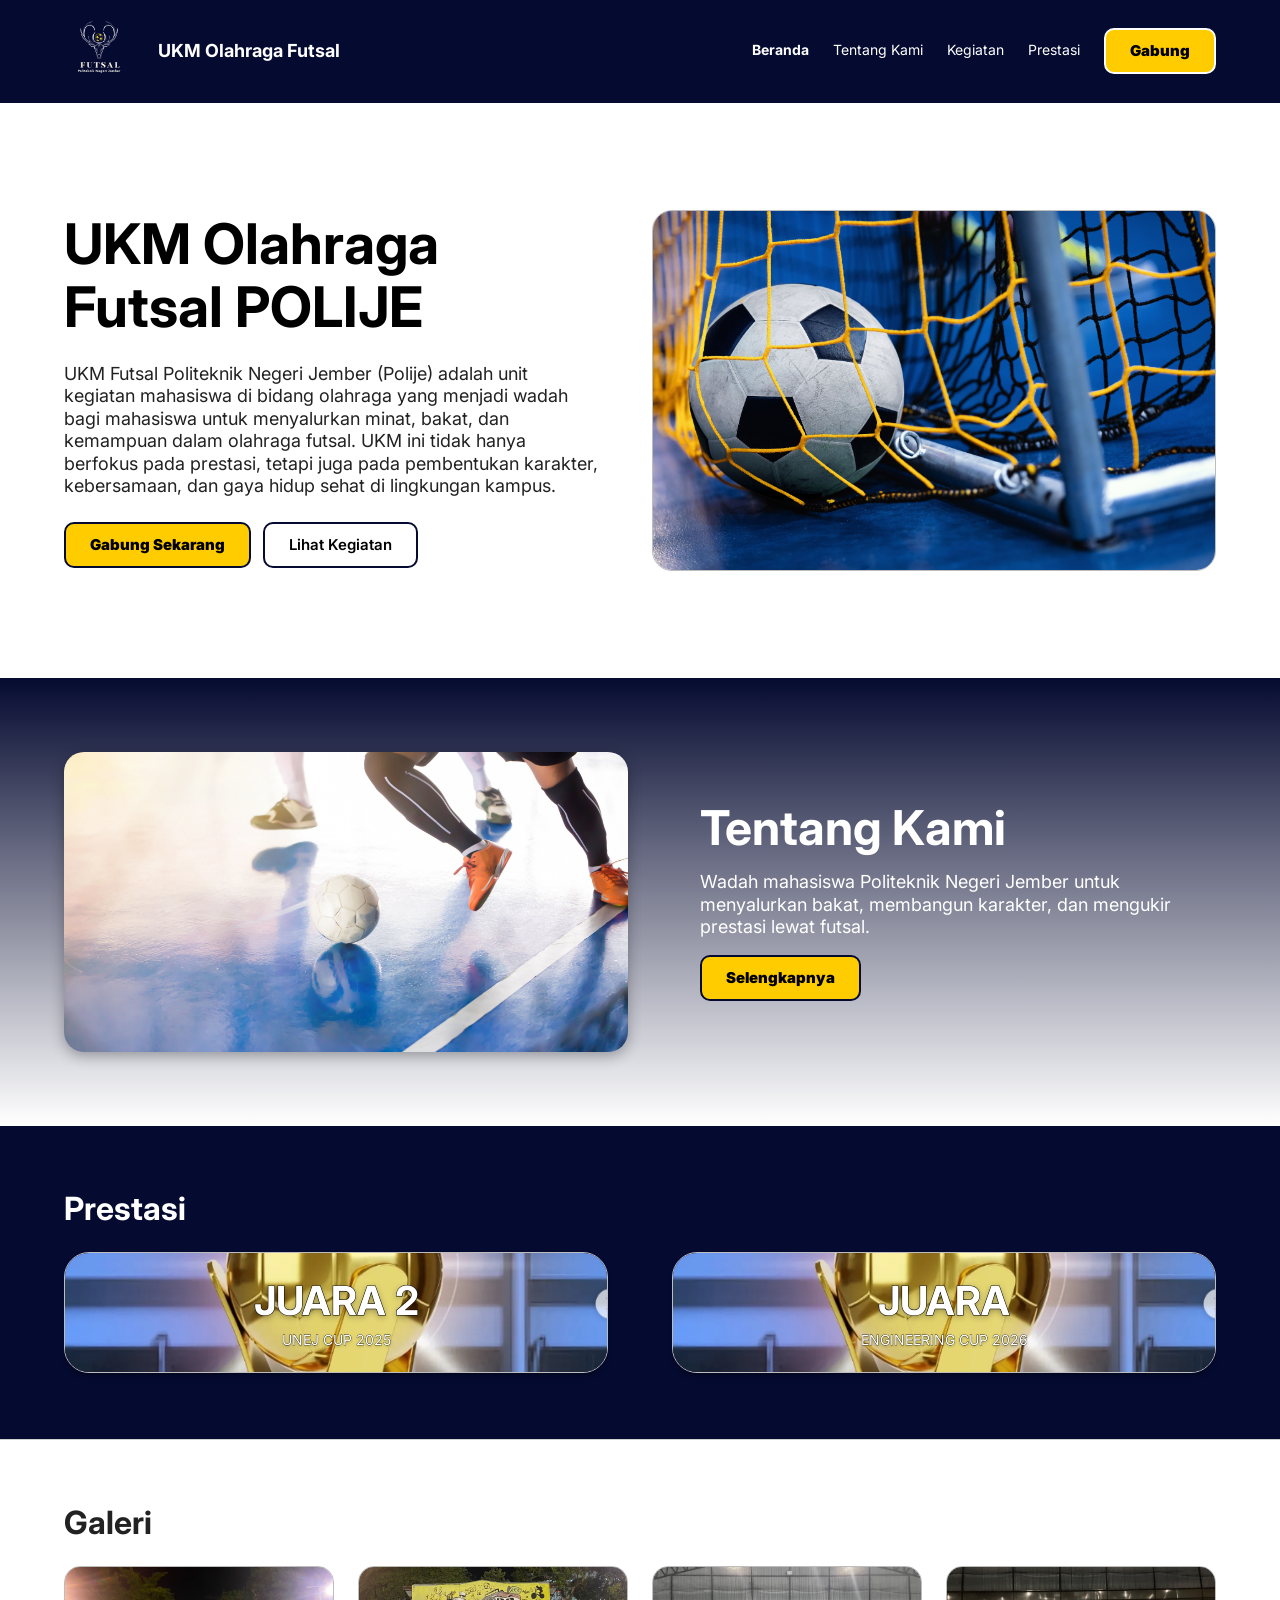
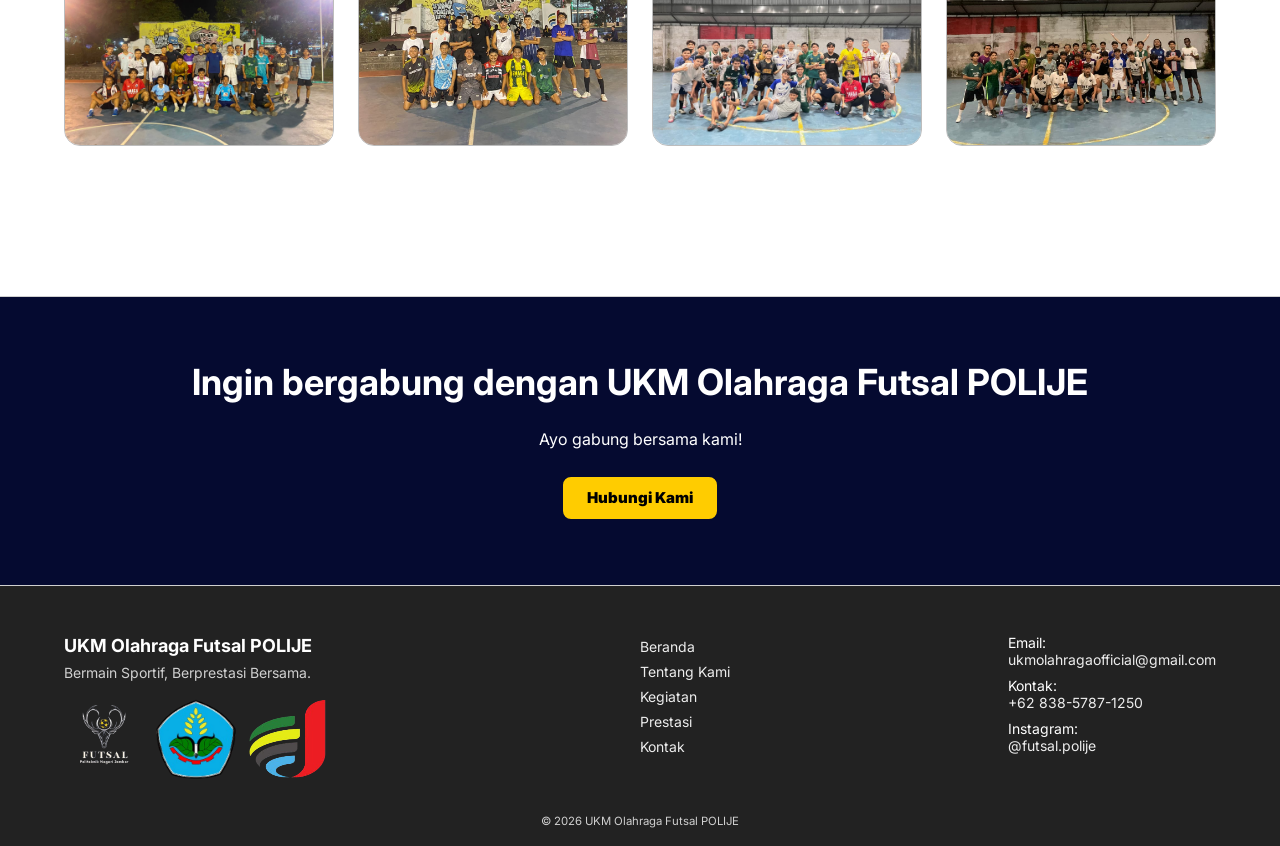
<file: index.html>
<!DOCTYPE html>
<html lang="id">
<head>
  <meta charset="UTF-8">
  <meta name="viewport" content="width=device-width, initial-scale=1">
  <meta name="description" content="UKM Olahraga Futsal Politeknik Negeri Jember (POLIJE) - wadah mahasiswa untuk menyalurkan minat, bakat, dan kemampuan dalam olahraga futsal.">
  <title>UKM Olahraga Futsal POLIJE</title>

  <link rel="preconnect" href="https://fonts.googleapis.com">
  <link rel="preconnect" href="https://fonts.gstatic.com" crossorigin>
  <link href="https://fonts.googleapis.com/css2?family=Inter:wght@400;500;600;700&display=swap" rel="stylesheet">

  <link href="https://cdn.jsdelivr.net/npm/bootstrap@5.3.3/dist/css/bootstrap.min.css" rel="stylesheet">

  <link rel="stylesheet" href="beranda.css">
</head>
<body id="atas">

  <a class="skip-link" href="#konten-utama">Lompat ke konten utama</a>

<!--code navbar-->
  <nav class="navbar navbar-expand-md navbar-dark site-header is-dark is-home" aria-label="Navigasi utama">
    <a class="navbar-brand brand" href="index.html">
      <img src="logo futsal.png" alt="Logo UKM Futsal POLIJE" width="40" height="40">
      <strong>UKM Olahraga Futsal</strong>
    </a>

    <button class="navbar-toggler" type="button" data-bs-toggle="collapse"
            data-bs-target="#menuUtama" aria-controls="menuUtama"
            aria-expanded="false" aria-label="Buka menu navigasi">
      <span class="navbar-toggler-icon"></span>
    </button>

    <div class="collapse navbar-collapse" id="menuUtama">
      <ul class="navbar-nav ms-auto align-items-md-center gap-md-4">
        <li class="nav-item"><a class="nav-link" href="index.html" aria-current="page">Beranda</a></li>
        <li class="nav-item"><a class="nav-link" href="tentang-kami.html">Tentang Kami</a></li>
        <li class="nav-item"><a class="nav-link" href="kegiatan-galeri.html">Kegiatan</a></li>
        <li class="nav-item"><a class="nav-link" href="prestasi.html">Prestasi</a></li>
        <li class="nav-item mt-2 mt-md-0"><a class="btn" href="https://docs.google.com/forms/d/e/1FAIpQLSfPz5IGBneD3twcOglYjhkvmX0tKwsXAErRP9TtFv1t6p9ZkQ/viewform?usp=dialog"><strong>Gabung</strong></a></li>
      </ul>
    </div>
  </nav>

  <hr>

  <main id="konten-utama">

    <!--code beranda-->
    <section id="beranda" class="section hero" aria-labelledby="judul-beranda">
      <div>
        <h1 id="judul-beranda">UKM Olahraga Futsal POLIJE</h1>
        <p>
          UKM Futsal Politeknik Negeri Jember (Polije) adalah unit kegiatan
          mahasiswa di bidang olahraga yang menjadi wadah bagi mahasiswa untuk
          menyalurkan minat, bakat, dan kemampuan dalam olahraga futsal. UKM ini
          tidak hanya berfokus pada prestasi, tetapi juga pada pembentukan
          karakter, kebersamaan, dan gaya hidup sehat di lingkungan kampus.
        </p>
        <p class="btn-row">
          <a class="btn" href="#gabung"><strong>Gabung Sekarang</strong></a>
          <a class="btn btn-outline" href="kegiatan-galeri.html">Lihat Kegiatan</a>
        </p>
      </div>
      <figure>
        <img src="images/beranda/hero-futsal.jpg" alt="Bola futsal di gawang" width="480" height="320">
      </figure>
    </section>

    <hr>

    <!--code tentang kami-->
    <section id="tentang" class="section section-gradient about-home" aria-labelledby="judul-tentang">
      <figure>
        <img src="images/beranda/tentang-futsal.jpg" alt="Pemain futsal sedang menggiring bola" width="480" height="320">
      </figure>
      <div>
        <h2 id="judul-tentang">Tentang Kami</h2>
        <p>
          Wadah mahasiswa Politeknik Negeri Jember untuk menyalurkan bakat,
          membangun karakter, dan mengukir prestasi lewat futsal.
        </p>
        <p><a class="btn" href="tentang-kami.html"><strong>Selengkapnya</strong></a></p>
      </div>
    </section>

    <hr>

    <!-- Prestasi -->
    <section id="prestasi" class="section section-dark prestasi-home" aria-labelledby="judul-prestasi">
      <h2 id="judul-prestasi">Prestasi</h2>
      <ul class="prestasi-list">
        <li>
          <figure>
            <img src="images/beranda/prestasi-juara-2-a.jpg" alt="Piala Juara 2" width="480" height="120">
            <figcaption><strong>JUARA 2</strong><span>UNEJ CUP 2025</span></figcaption>
          </figure>
        </li>
        <li>
          <figure>
            <img src="images/beranda/prestasi-juara-2-b.jpg" alt="Piala Juara 2" width="480" height="120">
            <figcaption><strong>JUARA</strong><span>ENGINEERING CUP 2026</span></figcaption>
          </figure>
        </li>
      </ul>
      <p class="to-top"><a href="#atas">Kembali ke atas</a></p>
    </section>

    <hr>

    <!-- Galeri -->
    <section id="galeri" class="section galeri-home" aria-labelledby="judul-galeri">
      <h2 id="judul-galeri">Galeri</h2>
      <ul class="gallery">
        <li><img src="images/beranda/galeri-1.jpg" alt="Foto bersama anggota UKM Futsal di malam hari" width="240" height="180"></li>
        <li><img src="images/beranda/galeri-2.jpg" alt="Foto kemenangan tim futsal dengan spanduk" width="240" height="180"></li>
        <li><img src="images/beranda/galeri-3.jpg" alt="Latihan futsal bersama di lapangan" width="240" height="180"></li>
        <li><img src="images/beranda/galeri-4.jpg" alt="Foto bersama anggota usai latihan" width="240" height="180"></li>
      </ul>
      <p class="to-top"><a href="#atas">Kembali ke atas</a></p>
    </section>

    <hr>

    <!-- Ajakan Bergabung -->
    <section id="gabung" class="section section-dark cta" aria-labelledby="judul-gabung">
      <h2 id="judul-gabung">Ingin bergabung dengan UKM Olahraga Futsal POLIJE</h2>
      <p>Ayo gabung bersama kami!</p>
      <p><a class="btn" href="tel:+6283857871250"><strong>Hubungi Kami</strong></a></p>
    </section>

  </main>

  <hr>

  <!--<footer>-->
  <footer id="kontak" class="site-footer">
    <section class="footer-brand" aria-labelledby="judul-footer">
      <h2 id="judul-footer">UKM Olahraga Futsal POLIJE</h2>
      <p>Bermain Sportif, Berprestasi Bersama.</p>
      <div class="footer-logo">
        <img src="logo futsal.png" alt="Logo 1" width="80" height="80">
        <img src="logo polije.png" alt="Logo 2" width="80" height="80">
        <img src="Logo SIP.png" alt="Logo 3" width="80" height="80">
      </div>
    </section>

    <nav class="footer-nav" aria-label="Navigasi footer">
      <h3 class="sr-only">Menu</h3>
      <ul>
        <li><a href="index.html">Beranda</a></li>
        <li><a href="tentang-kami.html">Tentang Kami</a></li>
        <li><a href="kegiatan-galeri.html">Kegiatan</a></li>
        <li><a href="prestasi.html">Prestasi</a></li>
        <li><a href="#kontak">Kontak</a></li>
      </ul>
    </nav>

    <address class="footer-contact">
      <h3 class="sr-only">Kontak</h3>
      <p>Email:<br>
        <a href="mailto:ukmolahragaofficial@gmail.com">ukmolahragaofficial@gmail.com</a>
      </p>
      <p>Kontak:<br>
        <a href="tel:+6283857871250">+62 838-5787-1250</a>
      </p>
      <p>Instagram:<br>
        <a href="https://www.instagram.com/futsal.polije" target="_blank" rel="noopener noreferrer">@futsal.polije</a>
      </p>
    </address>

    <p class="footer-copy"><small>&copy; 2026 UKM Olahraga Futsal POLIJE</small></p>
    <p class="to-top"><a href="#atas">Kembali ke atas</a></p>
  </footer>
  <script src="https://cdn.jsdelivr.net/npm/bootstrap@5.3.3/dist/js/bootstrap.bundle.min.js"></script>
  <script src="java .js"></script>
</body>
</html>
</file>
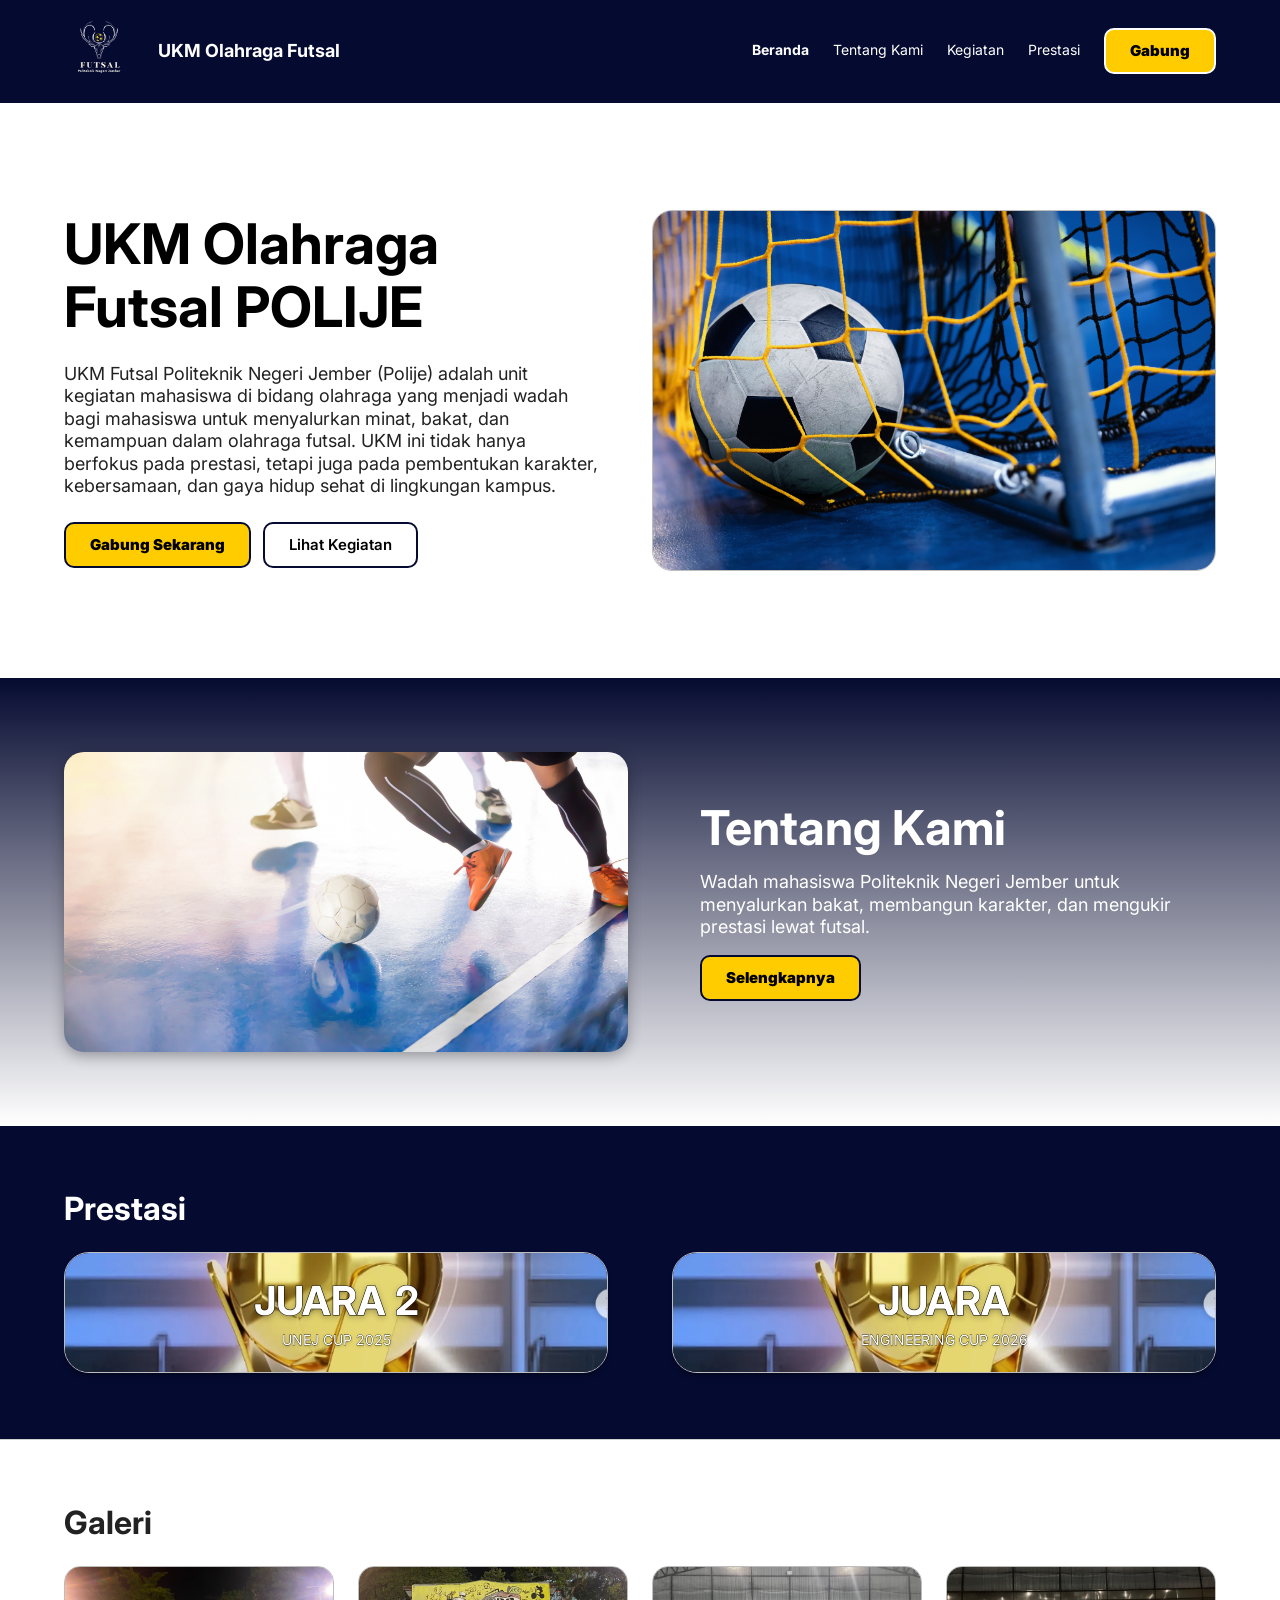
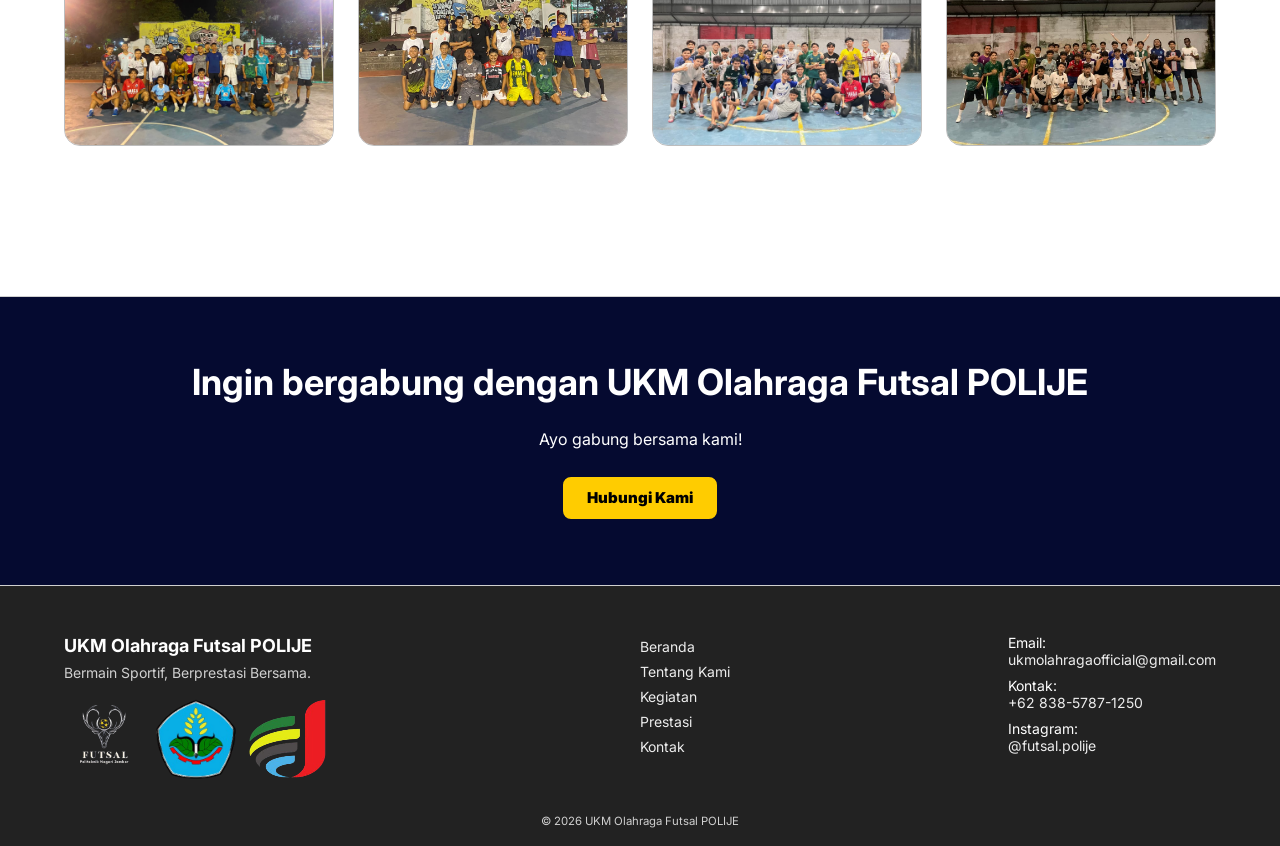
<file: Beranda.html>
<!DOCTYPE html>
<html lang="id">
<head>
  <meta charset="UTF-8">
  <meta name="viewport" content="width=device-width, initial-scale=1">
  <meta name="description" content="UKM Olahraga Futsal Politeknik Negeri Jember (POLIJE) - wadah mahasiswa untuk menyalurkan minat, bakat, dan kemampuan dalam olahraga futsal.">
  <title>UKM Olahraga Futsal POLIJE</title>

  <!-- Font Inter -->
  <link rel="preconnect" href="https://fonts.googleapis.com">
  <link rel="preconnect" href="https://fonts.gstatic.com" crossorigin>
  <link href="https://fonts.googleapis.com/css2?family=Inter:wght@400;500;600;700&display=swap" rel="stylesheet">

  <!-- Bootstrap (dimuat lebih dulu agar CSS kustom bisa menimpa) -->
  <link href="https://cdn.jsdelivr.net/npm/bootstrap@5.3.3/dist/css/bootstrap.min.css" rel="stylesheet">

  <!-- CSS eksternal -->
  <link rel="stylesheet" href="beranda.css">
</head>
<body id="atas">

  <!-- Tautan lompat untuk aksesibilitas -->
  <a class="skip-link" href="#konten-utama">Lompat ke konten utama</a>

  <!-- ========== HEADER & NAVIGASI ========== -->
  <nav class="navbar navbar-expand-md navbar-dark site-header is-dark is-home" aria-label="Navigasi utama">
    <a class="navbar-brand brand" href="Beranda.html">
      <img src="logo futsal.png" alt="Logo UKM Futsal POLIJE" width="40" height="40">
      <strong>UKM Olahraga Futsal</strong>
    </a>

    <button class="navbar-toggler" type="button" data-bs-toggle="collapse"
            data-bs-target="#menuUtama" aria-controls="menuUtama"
            aria-expanded="false" aria-label="Buka menu navigasi">
      <span class="navbar-toggler-icon"></span>
    </button>

    <div class="collapse navbar-collapse" id="menuUtama">
      <ul class="navbar-nav ms-auto align-items-md-center gap-md-4">
        <li class="nav-item"><a class="nav-link" href="Beranda.html" aria-current="page">Beranda</a></li>
        <li class="nav-item"><a class="nav-link" href="tentang-kami.html">Tentang Kami</a></li>
        <li class="nav-item"><a class="nav-link" href="kegiatan-galeri.html">Kegiatan</a></li>
        <li class="nav-item"><a class="nav-link" href="prestasi.html">Prestasi</a></li>
        <li class="nav-item mt-2 mt-md-0"><a class="btn" href="https://docs.google.com/forms/d/e/1FAIpQLSfPz5IGBneD3twcOglYjhkvmX0tKwsXAErRP9TtFv1t6p9ZkQ/viewform?usp=dialog"><strong>Gabung</strong></a></li>
      </ul>
    </div>
  </nav>

  <hr>

  <main id="konten-utama">

    <!-- ========== BERANDA ========== -->
    <section id="beranda" class="section hero" aria-labelledby="judul-beranda">
      <div>
        <h1 id="judul-beranda">UKM Olahraga Futsal POLIJE</h1>
        <p>
          UKM Futsal Politeknik Negeri Jember (Polije) adalah unit kegiatan
          mahasiswa di bidang olahraga yang menjadi wadah bagi mahasiswa untuk
          menyalurkan minat, bakat, dan kemampuan dalam olahraga futsal. UKM ini
          tidak hanya berfokus pada prestasi, tetapi juga pada pembentukan
          karakter, kebersamaan, dan gaya hidup sehat di lingkungan kampus.
        </p>
        <p class="btn-row">
          <a class="btn" href="#gabung"><strong>Gabung Sekarang</strong></a>
          <a class="btn btn-outline" href="kegiatan-galeri.html">Lihat Kegiatan</a>
        </p>
      </div>
      <figure>
        <img src="images/beranda/hero-futsal.jpg" alt="Bola futsal di gawang" width="480" height="320">
      </figure>
    </section>

    <hr>

    <!-- ========== TENTANG KAMI ========== -->
    <section id="tentang" class="section section-gradient about-home" aria-labelledby="judul-tentang">
      <figure>
        <img src="images/beranda/tentang-futsal.jpg" alt="Pemain futsal sedang menggiring bola" width="480" height="320">
      </figure>
      <div>
        <h2 id="judul-tentang">Tentang Kami</h2>
        <p>
          Wadah mahasiswa Politeknik Negeri Jember untuk menyalurkan bakat,
          membangun karakter, dan mengukir prestasi lewat futsal.
        </p>
        <p><a class="btn" href="tentang-kami.html"><strong>Selengkapnya</strong></a></p>
      </div>
    </section>

    <hr>

    <!-- ========== PRESTASI ========== -->
    <section id="prestasi" class="section section-dark prestasi-home" aria-labelledby="judul-prestasi">
      <h2 id="judul-prestasi">Prestasi</h2>
      <ul class="prestasi-list">
        <li>
          <figure>
            <img src="images/beranda/prestasi-juara-2-a.jpg" alt="Piala Juara 2" width="480" height="120">
            <figcaption><strong>JUARA 2</strong><span>UNEJ CUP 2025</span></figcaption>
          </figure>
        </li>
        <li>
          <figure>
            <img src="images/beranda/prestasi-juara-2-b.jpg" alt="Piala Juara 2" width="480" height="120">
            <figcaption><strong>JUARA</strong><span>ENGINEERING CUP 2026</span></figcaption>
          </figure>
        </li>
      </ul>
      <p class="to-top"><a href="#atas">Kembali ke atas</a></p>
    </section>

    <hr>

    <!-- ========== GALERI / KEGIATAN ========== -->
    <section id="galeri" class="section galeri-home" aria-labelledby="judul-galeri">
      <h2 id="judul-galeri">Galeri</h2>
      <ul class="gallery">
        <li><img src="images/beranda/galeri-1.jpg" alt="Foto bersama anggota UKM Futsal di malam hari" width="240" height="180"></li>
        <li><img src="images/beranda/galeri-2.jpg" alt="Foto kemenangan tim futsal dengan spanduk" width="240" height="180"></li>
        <li><img src="images/beranda/galeri-3.jpg" alt="Latihan futsal bersama di lapangan" width="240" height="180"></li>
        <li><img src="images/beranda/galeri-4.jpg" alt="Foto bersama anggota usai latihan" width="240" height="180"></li>
      </ul>
      <p class="to-top"><a href="#atas">Kembali ke atas</a></p>
    </section>

    <hr>

    <!-- ========== AJAKAN BERGABUNG ========== -->
    <section id="gabung" class="section section-dark cta" aria-labelledby="judul-gabung">
      <h2 id="judul-gabung">Ingin bergabung dengan UKM Olahraga Futsal POLIJE</h2>
      <p>Ayo gabung bersama kami!</p>
      <p><a class="btn" href="tel:+6283857871250"><strong>Hubungi Kami</strong></a></p>
    </section>

  </main>

  <hr>

  <!-- ========== FOOTER & KONTAK ========== -->
  <footer id="kontak" class="site-footer">
    <section class="footer-brand" aria-labelledby="judul-footer">
      <h2 id="judul-footer">UKM Olahraga Futsal POLIJE</h2>
      <p>Bermain Sportif, Berprestasi Bersama.</p>
      <div class="footer-logo">
        <img src="logo futsal.png" alt="Logo 1" width="80" height="80">
        <img src="logo polije.png" alt="Logo 2" width="80" height="80">
        <img src="Logo SIP.png" alt="Logo 3" width="80" height="80">
      </div>
    </section>

    <nav class="footer-nav" aria-label="Navigasi footer">
      <h3 class="sr-only">Menu</h3>
      <ul>
        <li><a href="Beranda.html">Beranda</a></li>
        <li><a href="tentang-kami.html">Tentang Kami</a></li>
        <li><a href="kegiatan-galeri.html">Kegiatan</a></li>
        <li><a href="prestasi.html">Prestasi</a></li>
        <li><a href="#kontak">Kontak</a></li>
      </ul>
    </nav>

    <address class="footer-contact">
      <h3 class="sr-only">Kontak</h3>
      <p>Email:<br>
        <a href="mailto:ukmolahragaofficial@gmail.com">ukmolahragaofficial@gmail.com</a>
      </p>
      <p>Kontak:<br>
        <a href="tel:+6283857871250">+62 838-5787-1250</a>
      </p>
      <p>Instagram:<br>
        <a href="https://www.instagram.com/futsal.polije" target="_blank" rel="noopener noreferrer">@futsal.polije</a>
      </p>
    </address>

    <p class="footer-copy"><small>&copy; 2026 UKM Olahraga Futsal POLIJE</small></p>
    <p class="to-top"><a href="#atas">Kembali ke atas</a></p>
  </footer>
  <script src="https://cdn.jsdelivr.net/npm/bootstrap@5.3.3/dist/js/bootstrap.bundle.min.js"></script>
  <script src="java .js"></script>
</body>
</html>
</file>
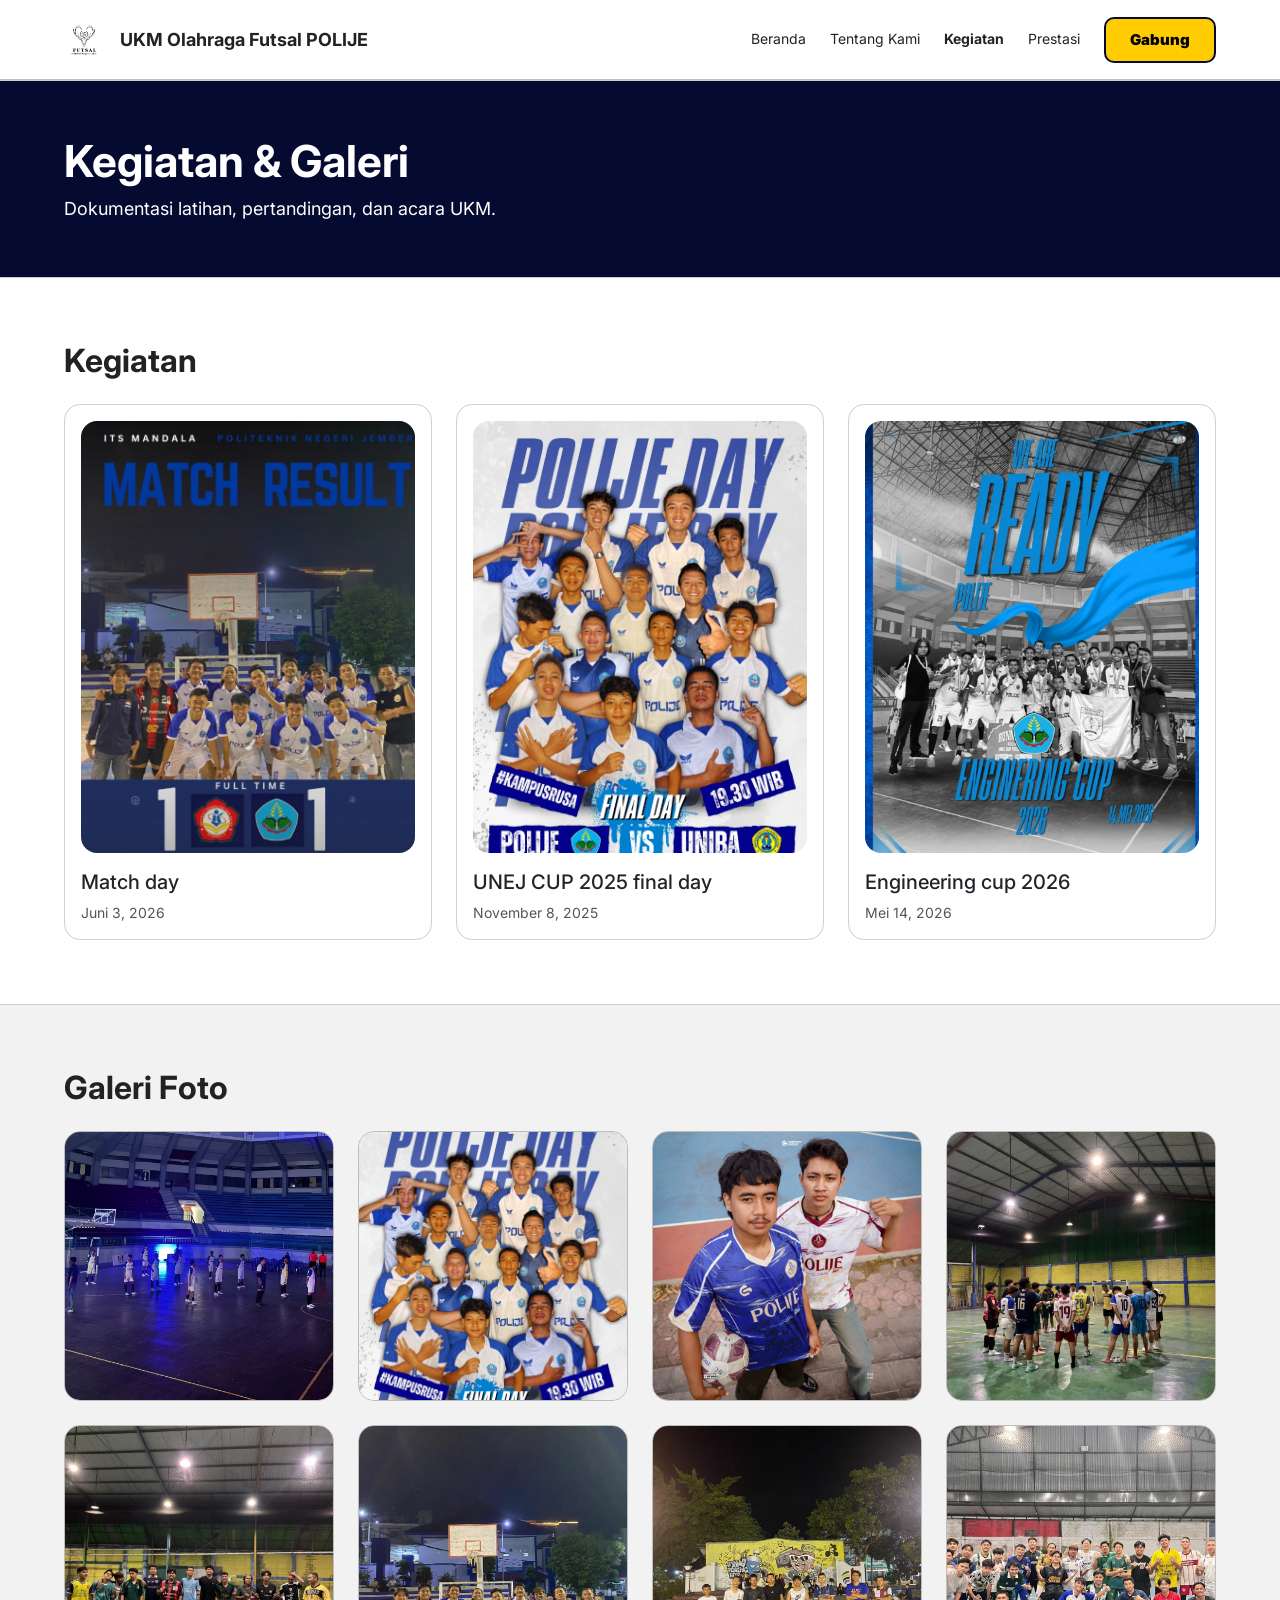
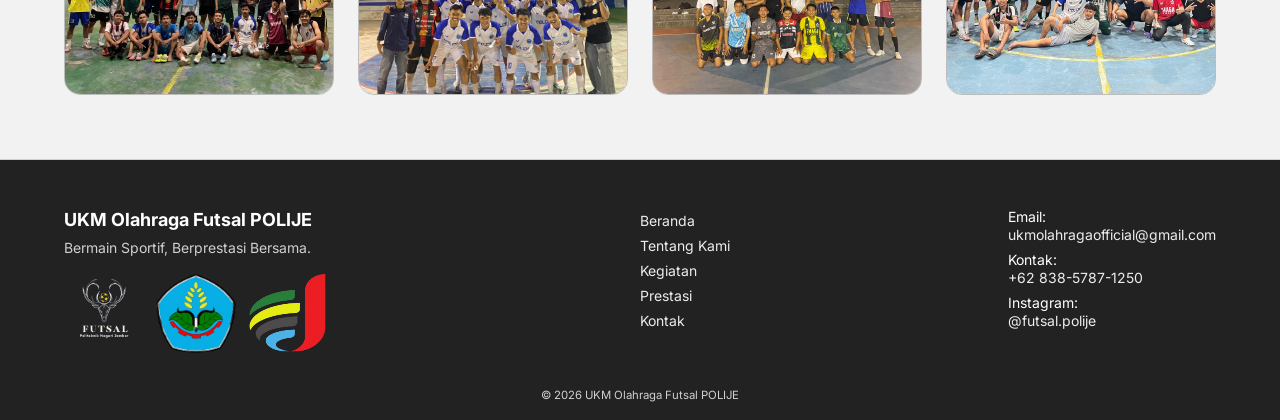
<file: kegiatan-galeri.html>
<!DOCTYPE html>
<html lang="id">
<head>
  <meta charset="UTF-8">
  <meta name="viewport" content="width=device-width, initial-scale=1">
  <title>Kegiatan dan Galeri - UKM Olahraga Futsal POLIJE</title>

  <!-- Font Inter -->
  <link rel="preconnect" href="https://fonts.googleapis.com">
  <link rel="preconnect" href="https://fonts.gstatic.com" crossorigin>
  <link href="https://fonts.googleapis.com/css2?family=Inter:wght@400;500;600;700&display=swap" rel="stylesheet">

  <!-- Bootstrap (dimuat lebih dulu agar CSS kustom bisa menimpa) -->
  <link href="https://cdn.jsdelivr.net/npm/bootstrap@5.3.3/dist/css/bootstrap.min.css" rel="stylesheet">

  <!-- CSS eksternal -->
  <link rel="stylesheet" href="kegiatan-galeri.css">
</head>
<body id="atas">

  <a class="skip-link" href="#konten-utama">Lompat ke konten utama</a>

  <nav class="navbar navbar-expand-lg site-header" aria-label="Navigasi utama">
    <a class="navbar-brand brand" href="index.html">
      <img src="logo futsal 2.png" alt="Logo UKM Futsal POLIJE" width="60" height="60">
      <strong>UKM Olahraga Futsal POLIJE</strong>
    </a>

    <button class="navbar-toggler" type="button" data-bs-toggle="collapse"
            data-bs-target="#menuUtama" aria-controls="menuUtama"
            aria-expanded="false" aria-label="Buka menu navigasi">
      <span class="navbar-toggler-icon"></span>
    </button>

    <div class="collapse navbar-collapse" id="menuUtama">
      <ul class="navbar-nav ms-auto align-items-lg-center gap-lg-4">
        <li class="nav-item"><a class="nav-link" href="index.html">Beranda</a></li>
        <li class="nav-item"><a class="nav-link" href="tentang-kami.html">Tentang Kami</a></li>
        <li class="nav-item"><a class="nav-link" href="kegiatan-galeri.html" aria-current="page">Kegiatan</a></li>
        <li class="nav-item"><a class="nav-link" href="prestasi.html">Prestasi</a></li>
        <li class="nav-item mt-2 mt-lg-0"><a class="btn" href="index.html#gabung"><strong>Gabung</strong></a></li>
      </ul>
    </div>
  </nav>

  <hr>

  <main id="konten-utama">
    <!-- ========== JUDUL HALAMAN ========== -->
    <section class="page-hero" aria-labelledby="judul-halaman">
      <h1 id="judul-halaman">Kegiatan &amp; Galeri</h1>
      <p>Dokumentasi latihan, pertandingan, dan acara UKM.</p>
      <nav aria-label="Navigasi halaman ini">
        <ul>
          <li><a href="#kegiatan">Kegiatan</a></li>
          <li><a href="#galeri">Galeri Foto</a></li>
        </ul>
      </nav>
    </section>

    <hr>

    <!-- ========== KEGIATAN ========== -->
    <section id="kegiatan" class="section" aria-labelledby="judul-kegiatan">
      <h2 id="judul-kegiatan">Kegiatan</h2>
      <ul class="card-grid">
        <li>
          <article class="card">
            <figure>
              <img src="images/kegiatan-galeri/kegiatan-match-day.jpg" alt="Poster hasil pertandingan Match Result skor 1-1" width="240" height="320">
            </figure>
            <h3>Match day</h3>
            <p><time datetime="2026-06-03">Juni 3, 2026</time></p>
          </article>
        </li>
        <li>
          <article class="card">
            <figure>
              <img src="images/kegiatan-galeri/kegiatan-unej-cup.jpg" alt="Poster Polije Day UNEJ CUP 2025 final day, Polije melawan Unibra" width="240" height="320">
            </figure>
            <h3>UNEJ CUP 2025 final day</h3>
            <p><time datetime="2025-11-08">November 8, 2025</time></p>
          </article>
        </li>
        <li>
          <article class="card">
            <figure>
              <img src="images/kegiatan-galeri/kegiatan-engineering-cup.jpg" alt="Poster Engineering Cup 2026" width="240" height="320">
            </figure>
            <h3>Engineering cup 2026</h3>
            <p><time datetime="2026-05-14">Mei 14, 2026</time></p>
          </article>
        </li>
      </ul>
      <p class="to-top"><a href="#atas">Kembali ke atas</a></p>
    </section>

    <hr>

    <!-- ========== GALERI FOTO ========== -->
    <section id="galeri" class="section section-soft" aria-labelledby="judul-galeri">
      <h2 id="judul-galeri">Galeri Foto</h2>
      <ul class="gallery">
        <li>
          <img src="images/kegiatan-galeri/galeri-1.jpg" alt="Suasana lapangan futsal dengan lampu malam hari" width="240" height="180">
        </li>
        <li>
          <img src="images/kegiatan-galeri/galeri-2.jpg" alt="Tim POLIJE pada final day UNEJ CUP 2025" width="240" height="180">
        </li>
        <li>
          <img src="images/kegiatan-galeri/galeri-3.jpg" alt="Anggota UKM berfoto dengan bola futsal" width="240" height="180">
        </li>
        <li>
          <img src="images/kegiatan-galeri/galeri-4.jpg" alt="Latihan futsal bersama di lapangan indoor" width="240" height="180">
        </li>
        <li>
          <img src="images/kegiatan-galeri/galeri-5.jpg" alt="Foto bersama anggota di lapangan basket" width="240" height="180">
        </li>
        <li>
          <img src="images/kegiatan-galeri/galeri-6.jpg" alt="Tim futsal berseragam biru berfoto bersama" width="240" height="180">
        </li>
        <li>
          <img src="images/kegiatan-galeri/galeri-7.jpg" alt="Anggota UKM berfoto di lapangan malam hari" width="240" height="180">
        </li>
        <li>
          <img src="images/kegiatan-galeri/galeri-8.jpg" alt="Foto bersama anggota usai latihan" width="240" height="180">
        </li>
      </ul>
      <p class="to-top"><a href="#atas">Kembali ke atas</a> | <a href="prestasi.html">Lihat Prestasi</a></p>
    </section>

  </main>

  <hr>

  <footer id="kontak" class="site-footer">
    <section class="footer-brand" aria-labelledby="judul-footer">
      <h2 id="judul-footer">UKM Olahraga Futsal POLIJE</h2>
      <p>Bermain Sportif, Berprestasi Bersama.</p>
      <div class="footer-logo">
        <img src="logo futsal.png" alt="Logo 1" width="80" height="80">
        <img src="logo polije.png" alt="Logo 2" width="80" height="80">
        <img src="Logo SIP.png" alt="Logo 3" width="80" height="80">
      </div>
    </section>

    <nav class="footer-nav" aria-label="Navigasi footer">
      <h3 class="sr-only">Menu</h3>
      <ul>
        <li><a href="index.html">Beranda</a></li>
        <li><a href="tentang-kami.html">Tentang Kami</a></li>
        <li><a href="kegiatan-galeri.html">Kegiatan</a></li>
        <li><a href="prestasi.html">Prestasi</a></li>
        <li><a href="#kontak">Kontak</a></li>
      </ul>
    </nav>

    <address class="footer-contact">
      <h3 class="sr-only">Kontak</h3>
      <p>Email:<br>
        <a href="mailto:ukmolahragaofficial@gmail.com">ukmolahragaofficial@gmail.com</a>
      </p>
      <p>Kontak:<br>
        <a href="tel:+6283857871250">+62 838-5787-1250</a>
      </p>
      <p>Instagram:<br>
        <a href="https://www.instagram.com/futsal.polije" target="_blank" rel="noopener noreferrer">@futsal.polije</a>
      </p>
    </address>

    <p class="footer-copy"><small>&copy; 2026 UKM Olahraga Futsal POLIJE</small></p>
    <p class="to-top"><a href="#atas">Kembali ke atas</a></p>
  </footer>
  <script src="https://cdn.jsdelivr.net/npm/bootstrap@5.3.3/dist/js/bootstrap.bundle.min.js"></script>
  <script src="java .js"></script>
</body>
</html>
</file>
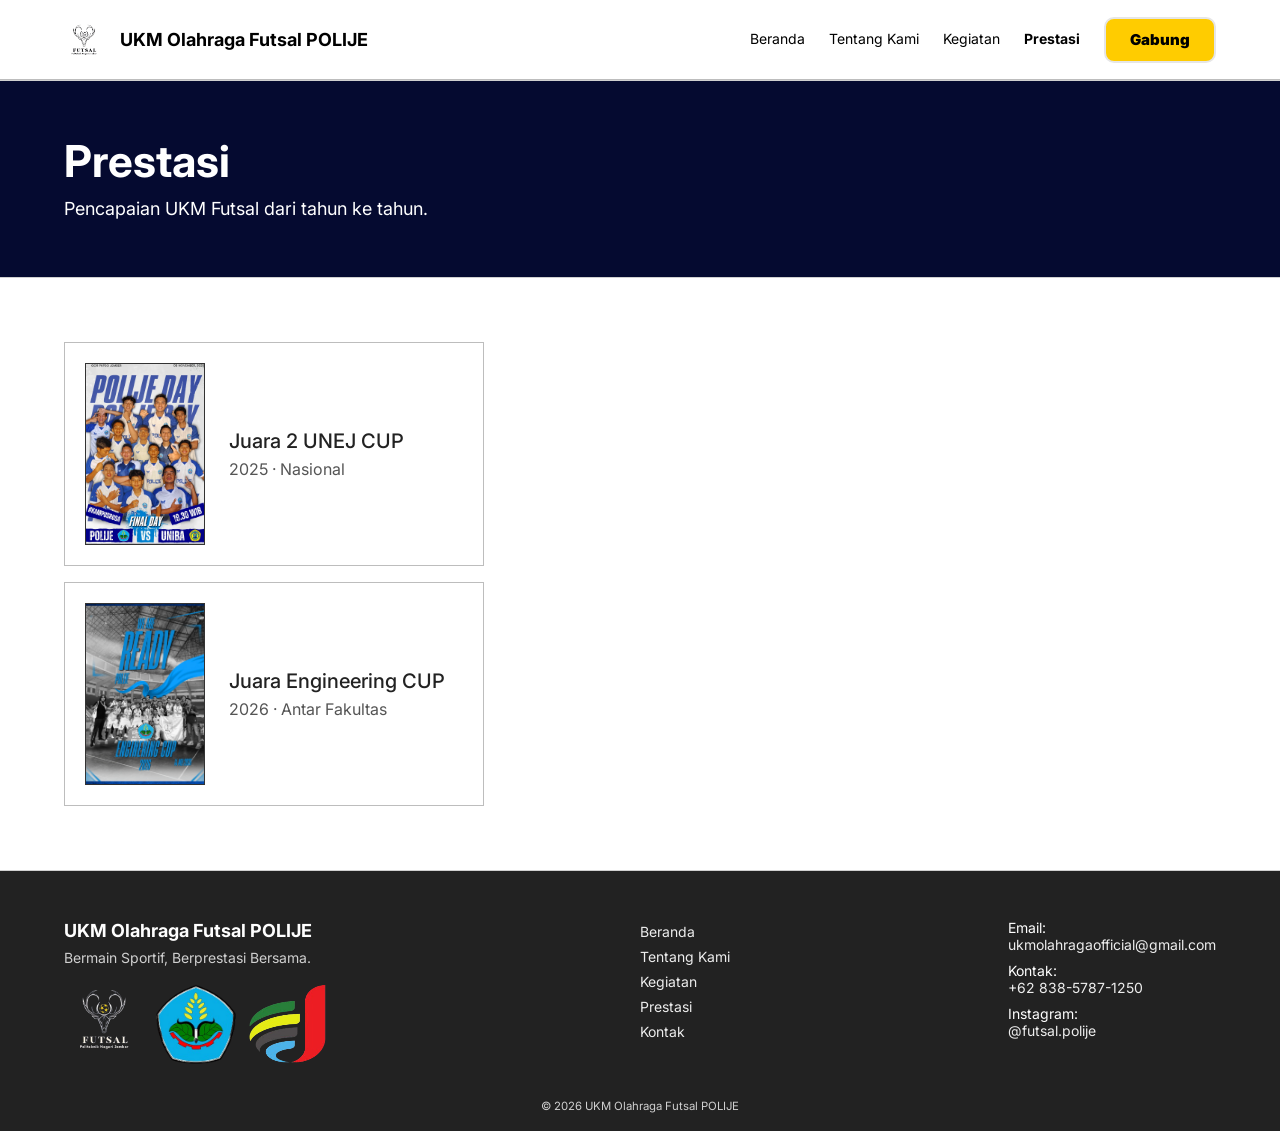
<file: prestasi.html>
<!DOCTYPE html>
<html lang="id">
<head>
  <meta charset="UTF-8">
  <meta name="viewport" content="width=device-width, initial-scale=1">
  <title>Prestasi - UKM Olahraga Futsal POLIJE</title>

  <!-- Font Inter -->
  <link rel="preconnect" href="https://fonts.googleapis.com">
  <link rel="preconnect" href="https://fonts.gstatic.com" crossorigin>
  <link href="https://fonts.googleapis.com/css2?family=Inter:wght@400;500;600;700&display=swap" rel="stylesheet">

  <!-- Bootstrap (dimuat lebih dulu agar CSS kustom bisa menimpa) -->
  <link href="https://cdn.jsdelivr.net/npm/bootstrap@5.3.3/dist/css/bootstrap.min.css" rel="stylesheet">

  <!-- CSS eksternal -->
  <link rel="stylesheet" href="prestasi.css">
</head>
<body id="atas">

  <a class="skip-link" href="#konten-utama">Lompat ke konten utama</a>

  <nav class="navbar navbar-expand-lg navbar-dark site-header is-dark" aria-label="Navigasi utama">
    <a class="navbar-brand brand" href="index.html">
      <img src="logo futsal 2.png" alt="Logo UKM Futsal POLIJE" width="40" height="40">
      <strong>UKM Olahraga Futsal POLIJE</strong>
    </a>

    <button class="navbar-toggler" type="button" data-bs-toggle="collapse"
            data-bs-target="#menuUtama" aria-controls="menuUtama"
            aria-expanded="false" aria-label="Buka menu navigasi">
      <span class="navbar-toggler-icon"></span>
    </button>

    <div class="collapse navbar-collapse" id="menuUtama">
      <ul class="navbar-nav ms-auto align-items-lg-center gap-lg-4">
        <li class="nav-item"><a class="nav-link" href="index.html">Beranda</a></li>
        <li class="nav-item"><a class="nav-link" href="tentang-kami.html">Tentang Kami</a></li>
        <li class="nav-item"><a class="nav-link" href="kegiatan-galeri.html">Kegiatan</a></li>
        <li class="nav-item"><a class="nav-link" href="prestasi.html" aria-current="page">Prestasi</a></li>
        <li class="nav-item mt-2 mt-lg-0"><a class="btn" href="index.html#gabung"><strong>Gabung</strong></a></li>
      </ul>
    </div>
  </nav>

  <hr>

  <main id="konten-utama">
    <!-- Judul halaman -->
    <section class="page-hero" aria-labelledby="judul-halaman">
      <h1 id="judul-halaman">Prestasi</h1>
      <p>Pencapaian UKM Futsal dari tahun ke tahun.</p>
    </section>

    <hr>

    <!-- Daftar Prestasi -->
    <section id="prestasi" class="section" aria-labelledby="judul-daftar-prestasi">
      <h2 id="judul-daftar-prestasi" class="sr-only">Daftar Prestasi</h2>
      <ul class="achievement-list">
        <li>
          <article class="achievement">
            <figure>
              <img src="images/prestasi/kegiatan-unej-cup.jpg" alt="Poster Polije Day UNEJ CUP 2025" width="100" height="140">
            </figure>
            <div>
              <h3>Juara 2 UNEJ CUP</h3>
              <p>2025 &middot; Nasional</p>
            </div>
          </article>
        </li>
        <li>
          <article class="achievement">
            <figure>
              <img src="images/prestasi/kegiatan-engineering-cup.jpg" alt="Poster Engineering Cup 2026" width="100" height="140">
            </figure>
            <div>
              <h3>Juara Engineering CUP</h3>
              <p>2026 &middot; Antar Fakultas</p>
            </div>
          </article>
        </li>
      </ul>
      <p class="to-top">
        <a href="kegiatan-galeri.html">Lihat Kegiatan dan Galeri</a> |
        <a href="#atas">Kembali ke atas</a>
      </p>
    </section>

  </main>

  <hr>

  <footer id="kontak" class="site-footer">
    <section class="footer-brand" aria-labelledby="judul-footer">
      <h2 id="judul-footer">UKM Olahraga Futsal POLIJE</h2>
      <p>Bermain Sportif, Berprestasi Bersama.</p>
      <div class="footer-logo">
        <img src="logo futsal.png" alt="Logo 1" width="80" height="80">
        <img src="logo polije.png" alt="Logo 2" width="80" height="80">
        <img src="Logo SIP.png" alt="Logo 3" width="80" height="80">
      </div>
    </section>

    <nav class="footer-nav" aria-label="Navigasi footer">
      <h3 class="sr-only">Menu</h3>
      <ul>
        <li><a href="index.html">Beranda</a></li>
        <li><a href="tentang-kami.html">Tentang Kami</a></li>
        <li><a href="kegiatan-galeri.html">Kegiatan</a></li>
        <li><a href="prestasi.html">Prestasi</a></li>
        <li><a href="#kontak">Kontak</a></li>
      </ul>
    </nav>

    <address class="footer-contact">
      <h3 class="sr-only">Kontak</h3>
      <p>Email:<br>
        <a href="mailto:ukmolahragaofficial@gmail.com">ukmolahragaofficial@gmail.com</a>
      </p>
      <p>Kontak:<br>
        <a href="tel:+6283857871250">+62 838-5787-1250</a>
      </p>
      <p>Instagram:<br>
        <a href="https://www.instagram.com/futsal.polije" target="_blank" rel="noopener noreferrer">@futsal.polije</a>
      </p>
    </address>

    <p class="footer-copy"><small>&copy; 2026 UKM Olahraga Futsal POLIJE</small></p>
    <p class="to-top"><a href="#atas">Kembali ke atas</a></p>
  </footer>
  <script src="https://cdn.jsdelivr.net/npm/bootstrap@5.3.3/dist/js/bootstrap.bundle.min.js"></script>
  <script src="java .js"></script>
</body>
</html>
</file>
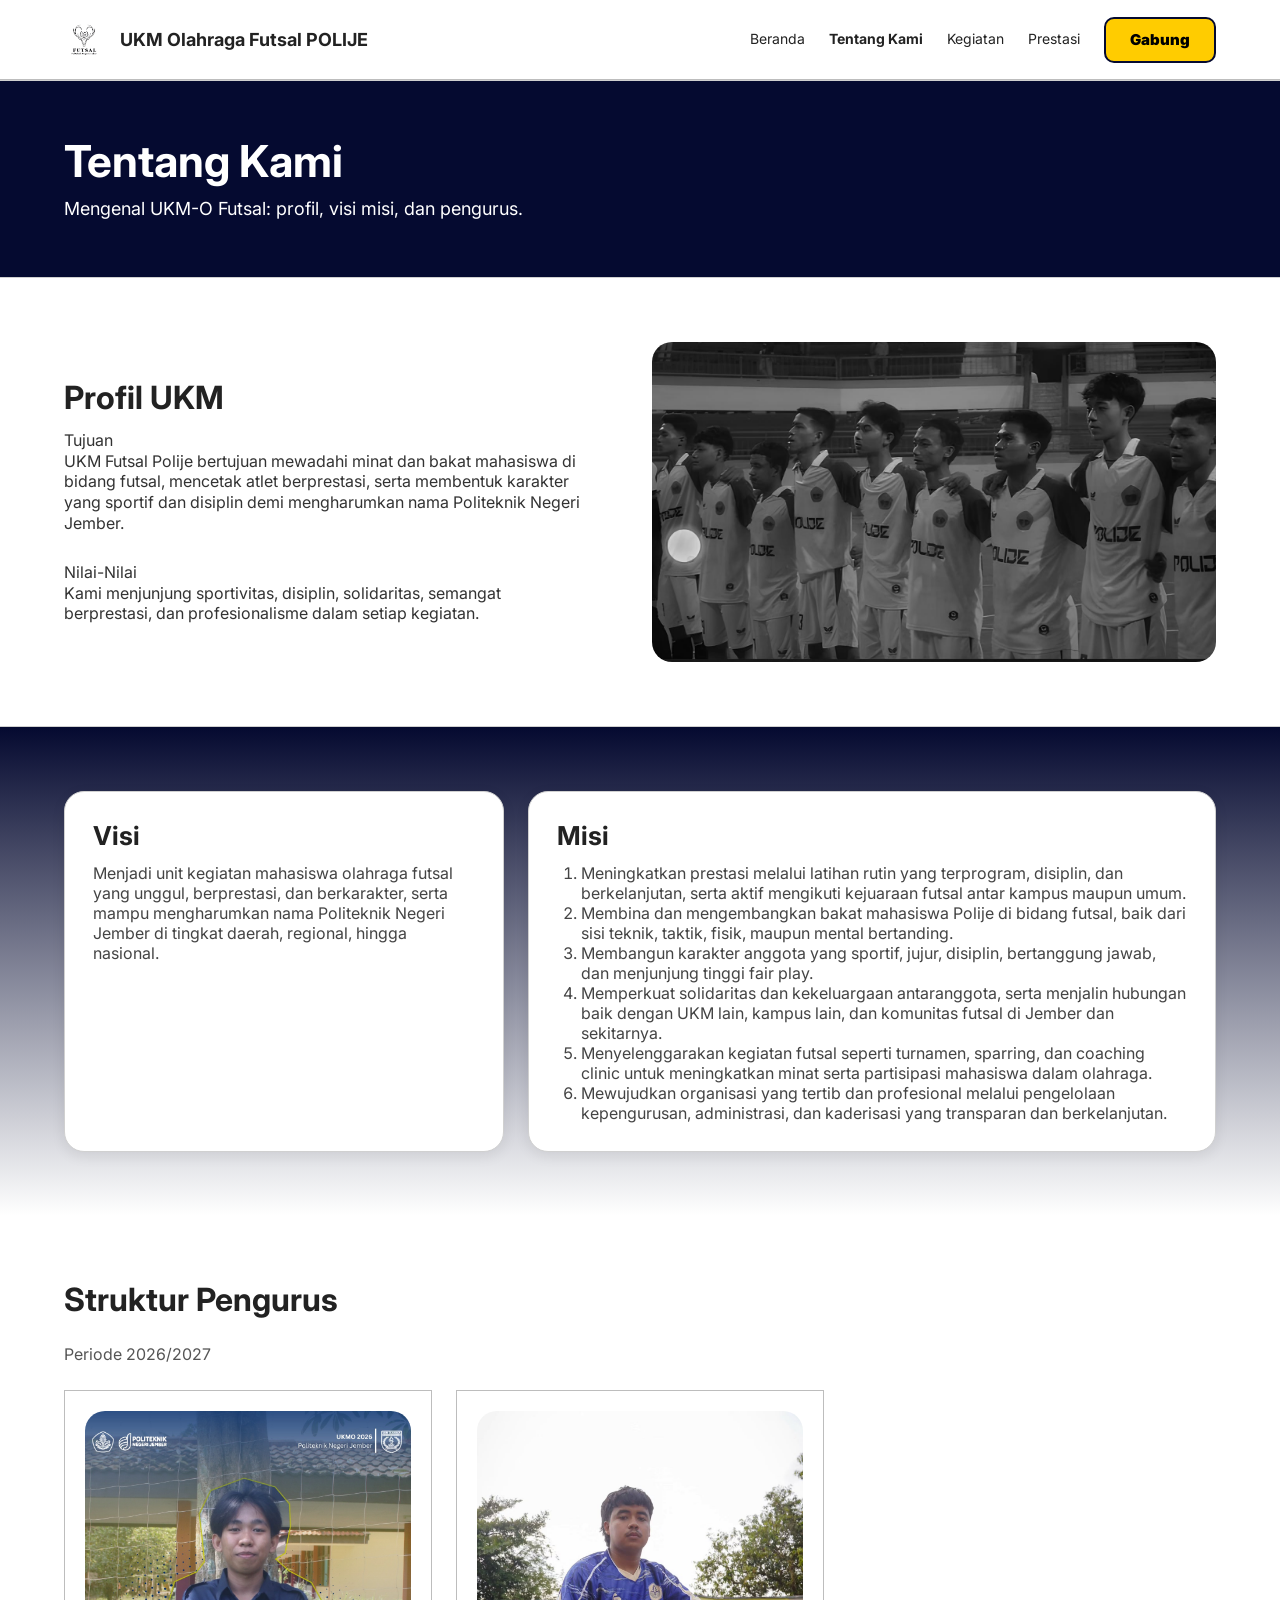
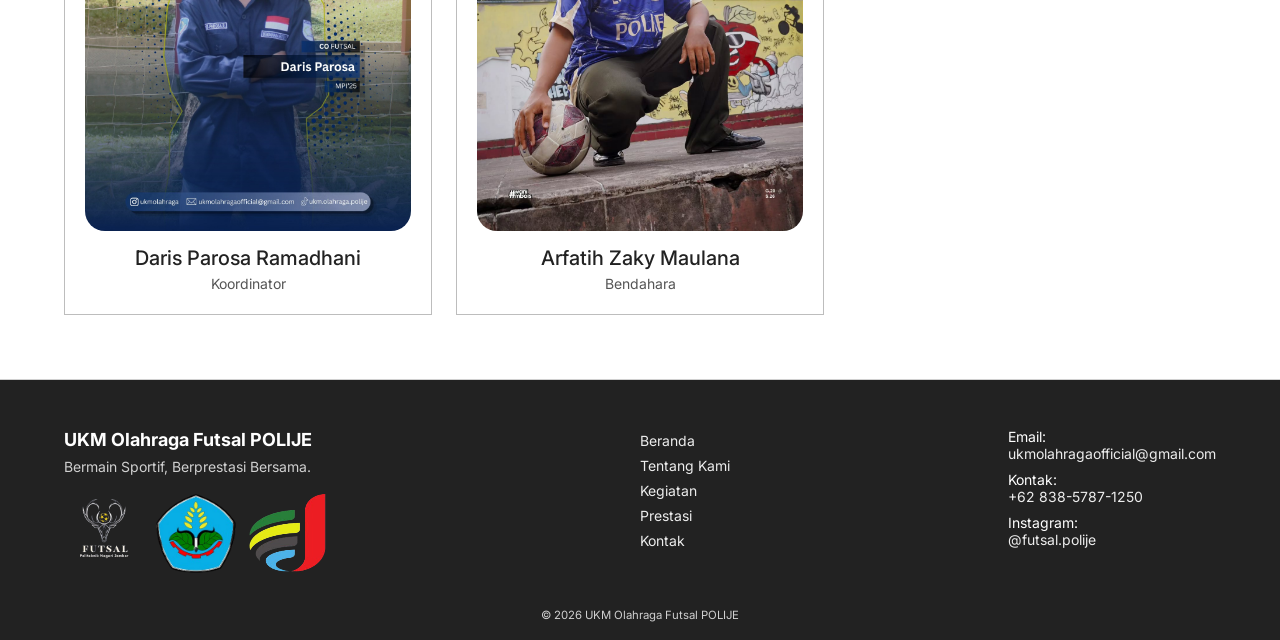
<file: tentang-kami.html>
<!DOCTYPE html>
<html lang="id">
<head>
  <meta charset="UTF-8">
  <meta name="viewport" content="width=device-width, initial-scale=1">
  <title>Tentang Kami - UKM Olahraga Futsal POLIJE</title>

  <!-- Font Inter -->
  <link rel="preconnect" href="https://fonts.googleapis.com">
  <link rel="preconnect" href="https://fonts.gstatic.com" crossorigin>
  <link href="https://fonts.googleapis.com/css2?family=Inter:wght@400;500;600;700&display=swap" rel="stylesheet">

  <!-- Bootstrap (dimuat lebih dulu agar CSS kustom bisa menimpa) -->
  <link href="https://cdn.jsdelivr.net/npm/bootstrap@5.3.3/dist/css/bootstrap.min.css" rel="stylesheet">

  <!-- CSS eksternal -->
  <link rel="stylesheet" href="tentang-kami.css">
</head>
<body id="atas">

  <a class="skip-link" href="#konten-utama">Lompat ke konten utama</a>

  <nav class="navbar navbar-expand-lg site-header" aria-label="Navigasi utama">
    <a class="navbar-brand brand" href="index.html">
      <img src="logo futsal 2.png" alt="Logo UKM Futsal POLIJE" width="40" height="40">
      <strong>UKM Olahraga Futsal POLIJE</strong>
    </a>

    <button class="navbar-toggler" type="button" data-bs-toggle="collapse"
            data-bs-target="#menuUtama" aria-controls="menuUtama"
            aria-expanded="false" aria-label="Buka menu navigasi">
      <span class="navbar-toggler-icon"></span>
    </button>

    <div class="collapse navbar-collapse" id="menuUtama">
      <ul class="navbar-nav ms-auto align-items-lg-center gap-lg-4">
        <li class="nav-item"><a class="nav-link" href="index.html">Beranda</a></li>
        <li class="nav-item"><a class="nav-link" href="tentang-kami.html" aria-current="page">Tentang Kami</a></li>
        <li class="nav-item"><a class="nav-link" href="kegiatan-galeri.html">Kegiatan</a></li>
        <li class="nav-item"><a class="nav-link" href="prestasi.html">Prestasi</a></li>
        <li class="nav-item mt-2 mt-lg-0"><a class="btn" href="index.html#gabung"><strong>Gabung</strong></a></li>
      </ul>
    </div>
  </nav>

  <hr>

  <main id="konten-utama">
    <!-- Judul halaman -->
    <section class="page-hero" aria-labelledby="judul-halaman">
      <h1 id="judul-halaman">Tentang Kami</h1>
      <p>Mengenal UKM-O Futsal: profil, visi misi, dan pengurus.</p>
      <nav aria-label="Navigasi halaman ini">
        <ul>
          <li><a href="#profil">Profil UKM</a></li>
          <li><a href="#visi-misi">Visi dan Misi</a></li>
          <li><a href="#pengurus">Struktur Pengurus</a></li>
        </ul>
      </nav>
    </section>

    <hr>

    <!-- Profil UKM -->
    <section id="profil" class="section profil" aria-labelledby="judul-profil">
      <div>
        <h2 id="judul-profil">Profil UKM</h2>
        <h3>Tujuan</h3>
        <p>
          UKM Futsal Polije bertujuan mewadahi minat dan bakat mahasiswa di
          bidang futsal, mencetak atlet berprestasi, serta membentuk karakter
          yang sportif dan disiplin demi mengharumkan nama Politeknik Negeri
          Jember.
        </p>
        <h3>Nilai-Nilai</h3>
        <p>
          Kami menjunjung sportivitas, disiplin, solidaritas, semangat
          berprestasi, dan profesionalisme dalam setiap kegiatan.
        </p>
      </div>
      <figure>
        <img src="images/tentang-kami/tim-futsal.jpg" alt="Foto tim UKM Futsal POLIJE berbaris" width="480" height="320">
      </figure>
      <p class="to-top"><a href="#atas">Kembali ke atas</a></p>
    </section>

    <hr>

    <!-- Visi dan Misi -->
    <section id="visi-misi" class="section section-gradient visimisi" aria-labelledby="judul-visi-misi">
      <h2 id="judul-visi-misi" class="sr-only">Visi dan Misi</h2>

      <article id="visi" class="panel" aria-labelledby="judul-visi">
        <h3 id="judul-visi">Visi</h3>
        <p>
          Menjadi unit kegiatan mahasiswa olahraga futsal yang unggul,
          berprestasi, dan berkarakter, serta mampu mengharumkan nama
          Politeknik Negeri Jember di tingkat daerah, regional, hingga nasional.
        </p>
      </article>

      <article id="misi" class="panel" aria-labelledby="judul-misi">
        <h3 id="judul-misi">Misi</h3>
        <ol>
          <li>Meningkatkan prestasi melalui latihan rutin yang terprogram, disiplin, dan berkelanjutan, serta aktif mengikuti kejuaraan futsal antar kampus maupun umum.</li>
          <li>Membina dan mengembangkan bakat mahasiswa Polije di bidang futsal, baik dari sisi teknik, taktik, fisik, maupun mental bertanding.</li>
          <li>Membangun karakter anggota yang sportif, jujur, disiplin, bertanggung jawab, dan menjunjung tinggi fair play.</li>
          <li>Memperkuat solidaritas dan kekeluargaan antaranggota, serta menjalin hubungan baik dengan UKM lain, kampus lain, dan komunitas futsal di Jember dan sekitarnya.</li>
          <li>Menyelenggarakan kegiatan futsal seperti turnamen, sparring, dan coaching clinic untuk meningkatkan minat serta partisipasi mahasiswa dalam olahraga.</li>
          <li>Mewujudkan organisasi yang tertib dan profesional melalui pengelolaan kepengurusan, administrasi, dan kaderisasi yang transparan dan berkelanjutan.</li>
        </ol>
      </article>
      <p class="to-top"><a href="#atas">Kembali ke atas</a></p>
    </section>

    <hr>

    <!-- Struktur Pengurus -->
    <section id="pengurus" class="section struktur" aria-labelledby="judul-pengurus">
      <h2 id="judul-pengurus">Struktur Pengurus</h2>
      <p>Periode 2026/2027</p>
      <ul class="card-grid team">
        <li>
          <figure>
            <img src="images/tentang-kami/pengurus-daris.jpg" alt="Foto Daris Parosa Ramadhani" width="240" height="320">
            <figcaption>
              <strong>Daris Parosa Ramadhani</strong><br>
              Koordinator
            </figcaption>
          </figure>
        </li>
        <li>
          <figure>
            <img src="images/tentang-kami/pengurus-arfatih.jpg" alt="Foto Arfatih Zaky Maulana" width="240" height="320">
            <figcaption>
              <strong>Arfatih Zaky Maulana</strong><br>
              Bendahara
            </figcaption>
          </figure>
        </li>
      </ul>
      <p class="to-top"><a href="#atas">Kembali ke atas</a> | <a href="index.html">Kembali ke Beranda</a></p>
    </section>

  </main>

  <hr>

  <footer id="kontak" class="site-footer">
    <section class="footer-brand" aria-labelledby="judul-footer">
      <h2 id="judul-footer">UKM Olahraga Futsal POLIJE</h2>
      <p>Bermain Sportif, Berprestasi Bersama.</p>
      <div class="footer-logo">
        <img src="logo futsal.png" alt="Logo 1" width="80" height="80">
        <img src="logo polije.png" alt="Logo 2" width="80" height="80">
        <img src="Logo SIP.png" alt="Logo 3" width="80" height="80">
      </div>
    </section>

    <nav class="footer-nav" aria-label="Navigasi footer">
      <h3 class="sr-only">Menu</h3>
      <ul>
        <li><a href="index.html">Beranda</a></li>
        <li><a href="tentang-kami.html">Tentang Kami</a></li>
        <li><a href="kegiatan-galeri.html">Kegiatan</a></li>
        <li><a href="prestasi.html">Prestasi</a></li>
        <li><a href="#kontak">Kontak</a></li>
      </ul>
    </nav>

    <address class="footer-contact">
      <h3 class="sr-only">Kontak</h3>
      <p>Email:<br>
        <a href="mailto:ukmolahragaofficial@gmail.com">ukmolahragaofficial@gmail.com</a>
      </p>
      <p>Kontak:<br>
        <a href="tel:+6283857871250">+62 838-5787-1250</a>
      </p>
      <p>Instagram:<br>
        <a href="https://www.instagram.com/futsal.polije" target="_blank" rel="noopener noreferrer">@futsal.polije</a>
      </p>
    </address>

    <p class="footer-copy"><small>&copy; 2026 UKM Olahraga Futsal POLIJE</small></p>
    <p class="to-top"><a href="#atas">Kembali ke atas</a></p>
  </footer>
  <script src="https://cdn.jsdelivr.net/npm/bootstrap@5.3.3/dist/js/bootstrap.bundle.min.js"></script>
  <script src="java .js"></script>
</body>
</html>
</file>
<file: beranda.css>
/* Tempat menyimpan warna dan ukuran yang dipakai berulang.
   Ganti nilainya di sini, seluruh halaman ikut berubah. */
:root {
  --navy: #050A30;          /* biru gelap: navbar, header halaman, section gelap */
  --yellow: #FFCC00;        /* kuning: tombol utama */
  --yellow-hover: #FFD94D;  /* kuning lebih terang saat tombol disentuh kursor */
  --ink: #222222;           /* warna teks utama */
  --gray: #555555;          /* warna teks pendukung (tanggal, keterangan) */
  --line: #D0D0D0;          /* warna garis tipis pemisah section */
  --line-strong: #BDBDBD;   /* warna garis bingkai kartu dan foto */
  --soft: #F2F2F2;          /* abu-abu muda: latar section selang-seling */
  --footer-bg: #222222;     /* warna latar footer */

  /* Jarak kiri-kanan section: 64px di layar 1280px (sesuai Figma),
     dan isi tetap di tengah (lebar 1152px) di layar yang lebih lebar */
  --pad-x: max(64px, calc((100% - 1152px) / 2));

  /* Jenis huruf: Inter, kalau gagal dimuat pakai huruf bawaan sistem */
  --font: "Inter", system-ui, -apple-system, "Segoe UI", Roboto, Arial, sans-serif;
}

/* Tablet (lebar <= 1024px): jarak kiri-kanan dikecilkan jadi 32px */
@media (max-width: 1024px) {
  :root {
    --pad-x: 32px;
  }
}

/* Mobile (lebar <= 640px): jarak kiri-kanan dikecilkan lagi jadi 20px */
@media (max-width: 640px) {
  :root {
    --pad-x: 20px;
  }
}


/* ===== UMUM: Reset & Dasar ===== */

/* Semua elemen: lebar/tinggi sudah termasuk padding dan border,
   jadi ukuran lebih mudah dihitung */
*,
*::before,
*::after {
  box-sizing: border-box;
}

/* Halaman: klik link "#bagian" meluncur halus, tidak melompat */
html {
  scroll-behavior: smooth;
}

/* Isi halaman: huruf, ukuran, warna teks, dan latar dasar */
body {
  margin: 0;
  font-family: var(--font);
  font-size: 16px;
  line-height: 1.4;
  color: var(--ink);
  background: #FFFFFF;
}

/* Semua gambar: tidak boleh melebihi lebar tempatnya, dan tampil sebagai blok */
img {
  display: block;
  max-width: 100%;
}

/* Pembungkus gambar (figure): hapus jarak bawaan browser */
figure {
  margin: 0;
}

/* Daftar (ul/ol): hapus jarak bawaan browser */
ul,
ol {
  margin: 0;
  padding: 0;
}

/* Judul dan paragraf: hapus jarak bawaan, jarak diatur per bagian */
h1, h2, h3, p {
  margin: 0;
}

/* Link: ikut warna teks sekitarnya, tanpa garis bawah */
a {
  color: inherit;
  text-decoration: none;
}

/* Garis <hr> di HTML disembunyikan, karena pemisah section sudah diatur lewat warna/garis */
hr {
  display: none;
}


/* ===== UMUM: Aksesibilitas ===== */

/* Bingkai biru saat link dipilih lewat keyboard (tombol Tab) */
a:focus-visible {
  outline: 3px solid #5B8DEF;
  outline-offset: 3px;
  border-radius: 4px;
}

/* Teks yang tidak terlihat di layar tapi tetap dibaca pembaca layar */
.sr-only {
  position: absolute;
  width: 1px;
  height: 1px;
  margin: -1px;
  padding: 0;
  overflow: hidden;
  clip: rect(0, 0, 0, 0);
  white-space: nowrap;
  border: 0;
}

/* Link "Lompat ke konten utama": tersembunyi di atas layar */
.skip-link {
  position: absolute;
  left: 16px;
  top: -100px;           /* di luar layar sampai difokuskan */
  z-index: 100;
  padding: 10px 16px;
  background: var(--yellow);
  color: #000;
  font-weight: 600;
  border-radius: 8px;
}

/* Saat skip-link dipilih lewat keyboard: muncul di pojok kiri atas */
.skip-link:focus {
  top: 16px;
}

/* Link "Kembali ke atas" di HTML: disembunyikan karena tidak ada di desain Figma.
   Hapus aturan ini kalau ingin menampilkannya lagi. */
.to-top {
  display: none;
}


/* ===== UMUM: Tombol ===== */

/* Tombol kuning utama (Gabung, Gabung Sekarang, Selengkapnya, Hubungi Kami) */
.btn {
  display: inline-flex;
  align-items: center;
  justify-content: center;
  padding: 12px 24px;           /* ruang dalam tombol */
  font-size: 15px;              /* ukuran tulisan tombol */
  font-weight: 600;
  line-height: 1.2;
  color: #000;
  background: var(--yellow);    /* warna latar tombol */
  border: 2px solid var(--navy);
  border-radius: 10px;          /* sudut melengkung */
  transition: background-color .15s ease, transform .15s ease, box-shadow .15s ease;
}

/* Efek saat kursor di atas tombol: warna lebih terang, sedikit naik, ada bayangan */
.btn:hover {
  background: var(--yellow-hover);
  transform: translateY(-1px);
  box-shadow: 0 4px 10px rgba(0, 0, 0, .18);
}

/* Efek saat tombol ditekan: kembali ke posisi semula */
.btn:active {
  transform: translateY(0);
  box-shadow: none;
}

/* Di mobile: tombol dibuat sedikit lebih kecil */
@media (max-width: 640px) {
  .btn {
    padding: 10px 18px;
    font-size: 14px;
  }
}


/* ===== UMUM: Navbar ===== */

/* Bar navigasi paling atas: logo di kiri, menu di tengah, tombol Gabung di kanan */
.site-header {
  display: flex;
  flex-direction: row;
  justify-content: space-between;   /* logo, menu, tombol tersebar rata */
  align-items: center;              /* semua sejajar vertikal */
  gap: 24px;
  height: 80px;                     /* tinggi navbar sesuai Figma */
  padding: 16px var(--pad-x);
  background: #FFFFFF;              /* navbar putih (Tentang Kami, Kegiatan) */
  color: var(--ink);
  border-bottom: 1px solid var(--line-strong);
}

/* Pembungkus tombol Gabung di navbar: tidak ikut mengecil */
.site-header > p {
  flex: none;
}

/* Logo + nama UKM di kiri navbar */
.brand {
  display: flex;
  align-items: center;
  gap: 16px;                        /* jarak logo ke tulisan */
  flex: none;
  font-size: 18px;
}

/* Gambar logo di navbar */
.brand img {
  width: 40px;
  height: 40px;
  object-fit: contain;              /* logo utuh, tidak terpotong */
}

/* Tulisan nama UKM di navbar */
.brand strong {
  font-weight: 700;
  line-height: 1.2;
}

/* Daftar menu (Beranda, Tentang Kami, Kegiatan, Prestasi): berjajar ke samping */
.main-nav ul {
  display: flex;
  align-items: center;
  gap: 24px;                        /* jarak antar menu */
  list-style: none;
}

/* Tiap link menu */
.main-nav a {
  display: inline-block;
  padding: 4px 0;
  font-size: 14px;
  border-bottom: 2px solid transparent;
  transition: border-color .15s ease;
}

/* Efek saat kursor di atas menu: muncul garis bawah */
.main-nav a:hover {
  border-bottom-color: currentColor;
}

/* Menu halaman yang sedang dibuka: ditebalkan */
.main-nav a[aria-current="page"] {
  font-weight: 700;
}

/* Navbar biru gelap (dipakai di Beranda dan Prestasi): tulisan jadi putih */
.site-header.is-dark {
  background: var(--navy);
  color: #ffffff;
}

/* Tombol Gabung di navbar gelap: bingkai abu terang agar terlihat */
.site-header.is-dark .btn {
  border-color: #ffffff;
}

/* Navbar khusus Beranda: lebih tinggi karena logonya lebih besar (sesuai Figma) */
.site-header.is-home {
  height: 102px;
  border-bottom-color: var(--navy);
}

/* Jarak logo ke tulisan di navbar Beranda */
.site-header.is-home .brand {
  gap: 24px;
}

/* Logo di navbar Beranda: ukuran lebih besar */
.site-header.is-home .brand img {
  width: 70px;
  height: 70px;
}

/* Mobile: navbar boleh turun baris, menu pindah ke baris sendiri dan bisa digeser */
@media (max-width: 640px) {
  /* Navbar: tinggi mengikuti isi, elemen boleh turun baris */
  .site-header,
  .site-header.is-home {
    flex-wrap: wrap;
    height: auto;
    gap: 12px 16px;
    padding-block: 12px;
  }

  /* Nama UKM: huruf lebih kecil */
  .brand {
    gap: 10px;
    font-size: 15px;
  }

  /* Jarak logo ke tulisan di Beranda: dirapatkan */
  .site-header.is-home .brand {
    gap: 12px;
  }

  /* Logo Beranda: dikecilkan */
  .site-header.is-home .brand img {
    width: 48px;
    height: 48px;
  }

  /* Menu: pindah ke baris sendiri dan bisa digeser ke samping kalau tidak muat */
  .main-nav {
    order: 3;
    flex-basis: 100%;
    overflow-x: auto;
  }

  /* Daftar menu: jarak dirapatkan, tidak turun baris */
  .main-nav ul {
    gap: 18px;
    white-space: nowrap;
  }
}


/* ===== UMUM: Section (kerangka tiap bagian halaman) ===== */

/* Kerangka dasar setiap bagian halaman: isi tersusun ke bawah dengan jarak 24px */
.section {
  display: flex;
  flex-direction: column;
  align-items: stretch;
  gap: 24px;                          /* jarak antar isi section */
  padding: 64px var(--pad-x);         /* ruang atas-bawah 64px, kiri-kanan ikut --pad-x */
  background: #FFFFFF;
  border-bottom: 1px solid var(--line);
}

/* Judul tiap section (Kegiatan, Galeri, Prestasi, dst.) */
.section > h2 {
  font-size: 32px;
  font-weight: 700;
  line-height: 1.2;
}

/* Mobile: ruang atas-bawah dan judul section dikecilkan */
@media (max-width: 640px) {
  .section {
    padding-block: 40px;
  }

  .section > h2 {
    font-size: 26px;
  }
}


/* ===== UMUM: Footer ===== */

/* Footer gelap: tiga kolom (nama UKM, menu, kontak) dan baris hak cipta di bawahnya */
.site-footer {
  display: grid;
  grid-template-columns: 50% 1fr auto;   /* kolom menu mulai di tengah halaman (sesuai Figma) */
  grid-template-areas:
    "brand menu contact"
    "copy  copy copy";
  row-gap: 32px;
  padding: 48px var(--pad-x) 16px;
  background: var(--footer-bg);
  color: #FFFFFF;
}

/* Kolom kiri: nama dan slogan UKM */
.footer-brand {
  grid-area: brand;
}

/* Nama UKM di footer */
.footer-brand h2 {
  font-size: 18px;
  font-weight: 700;
  line-height: 1.3;
}

/* Slogan di bawah nama UKM */
.footer-brand p {
  margin-top: 6px;
  font-size: 14px;
  color: var(--line);
}

/* Kolom tengah: daftar menu footer */
.footer-nav {
  grid-area: menu;
}

/* Daftar menu footer: tanpa titik */
.footer-nav ul {
  list-style: none;
}

/* Warna link di footer: putih keabu-abuan */
.footer-nav a,
.footer-contact a {
  color: #EDEDED;
}

/* Tiap link menu footer */
.footer-nav a {
  display: inline-block;
  padding: 2px 0;
  font-size: 14px;
  line-height: 1.5;
}

/* Efek saat kursor di atas link footer: berubah kuning */
.footer-nav a:hover,
.footer-contact a:hover {
  color: var(--yellow);
}

/* Bingkai saat link footer dipilih lewat keyboard: kuning agar terlihat di latar gelap */
.footer-nav a:focus-visible,
.footer-contact a:focus-visible,
.footer-brand a:focus-visible {
  outline-color: var(--yellow);
}

/* Kolom kanan: email, nomor kontak, Instagram */
.footer-contact {
  grid-area: contact;
  font-style: normal;     /* hapus huruf miring bawaan <address> */
  font-size: 14px;
  line-height: 1.25;
}

/* Tiap blok kontak (Email, Kontak, Instagram) */
.footer-contact p {
  margin-bottom: 8px;
}

/* Baris hak cipta di bagian paling bawah footer */
.footer-copy {
  grid-area: copy;
  text-align: center;
  font-size: 13px;
  color: var(--line);
}

/* Tablet: nama UKM di atas, menu dan kontak berdampingan di bawahnya */
@media (max-width: 1024px) {
  .site-footer {
    grid-template-columns: 1fr 1fr;
    grid-template-areas:
      "brand brand"
      "menu  contact"
      "copy  copy";
  }
}

/* Mobile: semua bagian footer bertumpuk satu kolom */
@media (max-width: 640px) {
  .site-footer {
    grid-template-columns: 1fr;
    grid-template-areas:
      "brand"
      "menu"
      "contact"
      "copy";
    row-gap: 24px;
  }
}


/* ===== UMUM: Preferensi Gerak ===== */

/* Untuk pengguna yang mematikan animasi di perangkatnya:
   matikan animasi halus dan efek tombol naik */
@media (prefers-reduced-motion: reduce) {
  html {
    scroll-behavior: auto;
  }

  *,
  *::before,
  *::after {
    transition: none !important;
  }

  .btn:hover {
    transform: none;
  }
}


/* ==========================================================
   >>> BAGIAN KHUSUS BERANDA <<<
   ========================================================== */


/* ===== BERANDA: Varian Warna Section ===== */

/* Section berlatar biru gelap (dipakai Prestasi dan CTA) */
.section-dark {
  background: var(--navy);
  color: #FFFFFF;
}

/* Section berlatar gradasi biru gelap ke putih (dipakai Tentang Kami) */
.section-gradient {
  background: linear-gradient(180deg, var(--navy) 0%, #FFFFFF 100%);
  border-color: #FFFFFF;
}


/* ===== BERANDA: 1. Hero ===== */

/* Section pertama: teks di kiri, gambar di kanan */
.hero {
  flex-direction: row;            /* teks dan gambar berdampingan */
  align-items: center;
  gap: 52px;                      /* jarak antara teks dan gambar */
  min-height: 575px;              /* tinggi minimum sesuai Figma */
  border-bottom: 0;
}

/* Kolom teks hero (judul, paragraf, tombol) */
.hero > div {
  flex: 1;
  display: flex;
  flex-direction: column;
  gap: 24px;                      /* jarak antara judul, paragraf, dan tombol */
}

/* Judul besar "UKM Olahraga Futsal POLIJE" */
.hero h1 {
  font-size: 56px;                /* ukuran judul, kecilkan kalau terlalu besar */
  font-weight: 700;
  line-height: 1.12;
  color: #000;
}

/* Paragraf pengantar di hero */
.hero p {
  font-size: 18px;
  line-height: 1.25;
}

/* Pembungkus foto hero: lebarnya sekitar setengah halaman */
.hero figure {
  flex: 0 0 49%;
}

/* Foto hero di kanan */
.hero figure img {
  width: 100%;
  height: 361px;                  /* tinggi foto sesuai Figma */
  object-fit: cover;              /* foto dipotong rapi, tidak gepeng */
  border-radius: 20px;
  border: 1px solid var(--line-strong);
}

/* Baris dua tombol di hero (Gabung Sekarang + Lihat Kegiatan) */
.btn-row {
  display: flex;
  flex-wrap: wrap;                /* tombol turun baris kalau tidak muat */
  gap: 12px;                      /* jarak antar tombol */
}

/* Tombol putih berbingkai (Lihat Kegiatan) */
.btn-outline {
  background: #FFFFFF;
}

/* Efek saat kursor di atas tombol putih: jadi abu muda */
.btn-outline:hover {
  background: var(--soft);
}

/* Tablet: teks dan gambar hero bertumpuk ke bawah */
@media (max-width: 1024px) {
  /* Hero jadi satu kolom */
  .hero {
    flex-direction: column;
    align-items: stretch;
    gap: 32px;
    min-height: 0;
  }

  /* Foto hero mengikuti lebar layar */
  .hero figure {
    flex: none;
  }

  /* Judul hero sedikit dikecilkan */
  .hero h1 {
    font-size: 44px;
  }
}

/* Mobile: judul, paragraf, dan foto hero dikecilkan */
@media (max-width: 640px) {
  /* Judul hero */
  .hero h1 {
    font-size: 34px;
  }

  /* Paragraf hero */
  .hero p {
    font-size: 16px;
  }

  /* Tinggi foto hero */
  .hero figure img {
    height: 240px;
  }
}


/* ===== BERANDA: 2. Tentang Kami ===== */

/* Section Tentang Kami: foto di kiri, teks di kanan, tulisan putih */
.about-home {
  flex-direction: row;
  align-items: center;
  gap: 72px;                      /* jarak foto ke teks */
  min-height: 448px;              /* tinggi minimum sesuai Figma */
  color: #FFFFFF;
}

/* Pembungkus foto: lebarnya sekitar setengah halaman */
.about-home figure {
  flex: 0 0 49%;
}

/* Foto di kiri, sudut melengkung dan ada bayangan */
.about-home figure img {
  width: 100%;
  height: 300px;                  /* tinggi foto sesuai Figma */
  object-fit: cover;
  border-radius: 20px;
  box-shadow: 0 4px 14px rgba(0, 0, 0, .3);
}

/* Kolom teks di kanan (judul, paragraf, tombol) */
.about-home > div {
  flex: 1;
  display: flex;
  flex-direction: column;
  align-items: flex-start;        /* tombol tidak melebar penuh */
  gap: 16px;
}

/* Judul "Tentang Kami" */
.about-home h2 {
  font-size: 48px;
  font-weight: 700;
  line-height: 1.1;
}

/* Paragraf singkat Tentang Kami */
.about-home p {
  font-size: 18px;
  line-height: 1.25;
}

/* Tablet: foto dan teks bertumpuk */
@media (max-width: 1024px) {
  /* Section jadi satu kolom */
  .about-home {
    flex-direction: column;
    align-items: stretch;
    gap: 32px;
    min-height: 0;
  }

  /* Foto mengikuti lebar layar */
  .about-home figure {
    flex: none;
  }

  /* Judul dikecilkan */
  .about-home h2 {
    font-size: 40px;
  }
}

/* Mobile: judul, paragraf, dan foto dikecilkan */
@media (max-width: 640px) {
  /* Paragraf */
  .about-home p {
    font-size: 16px;
  }

  /* Judul */
  .about-home h2 {
    font-size: 32px;
  }

  /* Tinggi foto */
  .about-home figure img {
    height: 220px;
  }
}


/* ===== BERANDA: 3. Prestasi ===== */

/* Section Prestasi: latar biru gelap */
.prestasi-home {
  min-height: 314px;              /* tinggi minimum sesuai Figma */
  border-color: var(--line);
}

/* Judul "Prestasi": putih */
.prestasi-home h2 {
  color: #FFFFFF;
}

/* Dua kartu prestasi berdampingan */
.prestasi-list {
  display: grid;
  grid-template-columns: repeat(2, 1fr);   /* 2 kolom sama lebar */
  gap: 64px;                               /* jarak antar kartu */
  list-style: none;
}

/* Pembungkus kartu: acuan posisi untuk teks yang ditumpuk di atas foto */
.prestasi-list figure {
  position: relative;
}

/* Foto latar kartu prestasi (foto tidak berisi tulisan) */
.prestasi-list img {
  width: 100%;
  height: 121px;                  /* tinggi kartu sesuai Figma */
  object-fit: cover;              /* foto memenuhi kartu, dipotong rapi */
  border: 1px solid var(--line-strong);
  border-radius: 25px;            /* sudut melengkung sesuai Figma */
  box-shadow: 0 4px 4px rgba(0, 0, 0, .25);
}

/* Teks yang ditumpuk di tengah foto (judul juara + nama lomba) */
.prestasi-list figcaption {
  position: absolute;
  inset: 0;                       /* menutupi seluruh foto */
  display: flex;
  flex-direction: column;
  align-items: center;            /* teks di tengah secara horizontal */
  justify-content: center;        /* teks di tengah secara vertikal */
  gap: 6px;                       /* jarak "JUARA 2" ke nama lomba (sesuai Figma) */
  padding: 24px;
  text-align: center;
  color: #FFFFFF;
  pointer-events: none;           /* klik tembus ke foto, supaya lightbox tetap jalan */
}

/* Tulisan besar "JUARA 2" / "JUARA": putih tebal dengan garis tepi hitam */
.prestasi-list figcaption strong {
  font-size: 40px;                /* sesuai Figma */
  font-weight: 700;
  line-height: 48px;
  -webkit-text-stroke: 1px #000;  /* garis tepi huruf */
  paint-order: stroke fill;       /* garis di belakang isi huruf, huruf tetap tebal */
  text-shadow: 0 2px 6px rgba(0, 0, 0, .35);
}

/* Nama lomba di bawahnya (contoh: "UNEJ CUP 2025") */
.prestasi-list figcaption span {
  font-size: 14px;                /* sesuai Figma */
  font-weight: 400;
  line-height: 17px;
  -webkit-text-stroke: .5px #000;
  paint-order: stroke fill;
  text-shadow: 0 1px 3px rgba(0, 0, 0, .35);
}

/* Tablet: jarak antar kartu dirapatkan */
@media (max-width: 1024px) {
  .prestasi-list {
    gap: 24px;
  }
}

/* Mobile: kartu bertumpuk satu kolom, tulisan juara dikecilkan sedikit */
@media (max-width: 640px) {
  /* Satu kartu per baris */
  .prestasi-list {
    grid-template-columns: 1fr;
  }

  /* Tulisan "JUARA 2" */
  .prestasi-list figcaption strong {
    font-size: 32px;
    line-height: 38px;
  }
}


/* ===== BERANDA: 4. Galeri ===== */

/* Section Galeri: tinggi minimum sesuai Figma */
.galeri-home {
  min-height: 457px;
}

/* Deretan foto galeri: 4 kolom */
.gallery {
  display: grid;
  grid-template-columns: repeat(4, 1fr);
  gap: 24px;                      /* jarak antar foto */
  list-style: none;
}

/* Tiap foto galeri */
.gallery img {
  width: 100%;
  height: 270px;
  object-fit: cover;              /* foto dipotong rapi, tidak gepeng */
  border-radius: 16px;
  border: 1px solid var(--line-strong);
}

/* Foto galeri di Beranda: lebih pendek (180px) dibanding halaman Kegiatan */
.galeri-home .gallery img {
  height: 180px;
}

/* Tablet: foto galeri jadi 2 kolom */
@media (max-width: 1024px) {
  .gallery {
    grid-template-columns: repeat(2, 1fr);
  }
}

/* Mobile: tinggi foto galeri dikecilkan */
@media (max-width: 640px) {
  .galeri-home .gallery img,
  .gallery img {
    height: 150px;
  }
}

/* Foto galeri ke-2 dan ke-4: orangnya ada di bagian bawah foto,
   jadi fokus potongan digeser ke bawah agar tidak terpotong */
.gallery li:nth-child(2) img,
.gallery li:nth-child(4) img {
  object-position: 50% 80%;   /* 50% = tengah kiri-kanan, 80% = condong ke bawah */
}

/* ===== BERANDA: 5. Ajakan Bergabung (CTA) ===== */

/* Section ajakan bergabung: isi di tengah, latar biru gelap */
.cta {
  align-items: center;
  text-align: center;
  min-height: 284px;              /* tinggi minimum sesuai Figma */
  border-color: var(--line);
}

/* Judul ajakan "Ingin bergabung dengan UKM Olahraga Futsal POLIJE" */
.cta h2 {
  font-size: 36px;
  font-weight: 700;
  line-height: 1.2;
  color: #FFFFFF;
}

/* Kalimat "Ayo gabung bersama kami!" */
.cta p {
  font-size: 16px;
}

/* Mobile: judul ajakan dikecilkan */
@media (max-width: 640px) {
  .cta h2 {
    font-size: 26px;
  }
}

/* Tata letak di footer */
.footer-logo {
  display: flex;
  gap: 12px; /* Jarak antar gambar */
  margin-top: 16px; /* Jarak dari teks motto ke gambar */
  align-items: center;
}

.footer-logos img {
  height: 45px; /* Sesuaikan tinggi gambar agar seragam */
  width: auto;
}

/* ==========================================================
   PENYESUAIAN BOOTSTRAP NAVBAR (ditambahkan di akhir file)
   Dimuat setelah Bootstrap, jadi aturan di sini menang.
   ========================================================== */

/* Navbar: tinggi mengikuti isi (hamburger bisa membuka ke bawah),
   padding kiri-kanan tetap memakai --pad-x milik Anda */
.site-header.navbar {
  height: auto;
  min-height: 80px;
  flex-wrap: wrap;
  row-gap: 0;
  --bs-navbar-color: #ffffff;
  --bs-navbar-hover-color: var(--yellow);
  --bs-navbar-active-color: #ffffff;
}

.site-header.is-home.navbar {
  min-height: 102px;
}

/* Kembalikan tampilan link menu seperti desain lama */
.site-header .navbar-nav .nav-link {
  padding: 4px 0;
  font-size: 14px;
  border-bottom: 2px solid transparent;
  transition: border-color .15s ease;
}

.site-header .navbar-nav .nav-link:hover {
  border-bottom-color: currentColor;
}

.site-header .navbar-nav .nav-link[aria-current="page"] {
  font-weight: 700;
}

/* Hapus margin bawaan Bootstrap pada brand */
.site-header .navbar-brand {
  margin-right: 0;
  padding: 0;
  color: #ffffff;
}

/* Tombol hamburger: bingkai putih agar terlihat di latar biru gelap */
.site-header .navbar-toggler {
  border-color: rgba(255, 255, 255, .6);
}

/* Mobile: menu terbuka rapi di bawah logo */
@media (max-width: 767.98px) {
  .site-header.navbar {
    padding-top: 12px;
    padding-bottom: 12px;
  }

  .site-header .navbar-collapse {
    padding: 12px 0 8px;
  }

  .site-header .navbar-nav .nav-link {
    display: inline-block;
  }
}
</file>
<file: kegiatan-galeri.css>
/* Tempat menyimpan warna dan ukuran yang dipakai berulang.
   Ganti nilainya di sini, seluruh halaman ikut berubah. */
:root {
  --navy: #050A30;          /* biru gelap: navbar, header halaman, section gelap */
  --yellow: #FFCC00;        /* kuning: tombol utama */
  --yellow-hover: #FFD94D;  /* kuning lebih terang saat tombol disentuh kursor */
  --ink: #222222;           /* warna teks utama */
  --gray: #555555;          /* warna teks pendukung (tanggal, keterangan) */
  --line: #D0D0D0;          /* warna garis tipis pemisah section */
  --line-strong: #BDBDBD;   /* warna garis bingkai kartu dan foto */
  --soft: #F2F2F2;          /* abu-abu muda: latar section selang-seling */
  --footer-bg: #222222;     /* warna latar footer */

  /* Jarak kiri-kanan section: 64px di layar 1280px (sesuai Figma),
     dan isi tetap di tengah (lebar 1152px) di layar yang lebih lebar */
  --pad-x: max(64px, calc((100% - 1152px) / 2));

  /* Jenis huruf: Inter, kalau gagal dimuat pakai huruf bawaan sistem */
  --font: "Inter", system-ui, -apple-system, "Segoe UI", Roboto, Arial, sans-serif;
}

/* Tablet (lebar <= 1024px): jarak kiri-kanan dikecilkan jadi 32px */
@media (max-width: 1024px) {
  :root {
    --pad-x: 32px;
  }
}

/* Mobile (lebar <= 640px): jarak kiri-kanan dikecilkan lagi jadi 20px */
@media (max-width: 640px) {
  :root {
    --pad-x: 20px;
  }
}


/*Reset dan Dasar*/

/* Semua elemen: lebar/tinggi sudah termasuk padding dan border,
   jadi ukuran lebih mudah dihitung */
*,
*::before,
*::after {
  box-sizing: border-box;
}

/* Halaman: klik link "#bagian" meluncur halus, tidak melompat */
html {
  scroll-behavior: smooth;
}

/* Isi halaman: huruf, ukuran, warna teks, dan latar dasar */
body {
  margin: 0;
  font-family: var(--font);
  font-size: 16px;
  line-height: 1.4;
  color: var(--ink);
  background: #FFFFFF;
}

/* Semua gambar: tidak boleh melebihi lebar tempatnya, dan tampil sebagai blok */
img {
  display: block;
  max-width: 100%;
}

/* Pembungkus gambar (figure): hapus jarak bawaan browser */
figure {
  margin: 0;
}

/* Daftar (ul/ol): hapus jarak bawaan browser */
ul,
ol {
  margin: 0;
  padding: 0;
}

/* Judul dan paragraf: hapus jarak bawaan, jarak diatur per bagian */
h1, h2, h3, p {
  margin: 0;
}

/* Link: ikut warna teks sekitarnya, tanpa garis bawah */
a {
  color: inherit;
  text-decoration: none;
}

/* Garis <hr> di HTML disembunyikan, karena pemisah section sudah diatur lewat warna/garis */
hr {
  display: none;
}


/*Aksebilitas*/

/* Bingkai biru saat link dipilih lewat keyboard (tombol Tab) */
a:focus-visible {
  outline: 3px solid #5B8DEF;
  outline-offset: 3px;
  border-radius: 4px;
}

/* Teks yang tidak terlihat di layar tapi tetap dibaca pembaca layar */
.sr-only {
  position: absolute;
  width: 1px;
  height: 1px;
  margin: -1px;
  padding: 0;
  overflow: hidden;
  clip: rect(0, 0, 0, 0);
  white-space: nowrap;
  border: 0;
}

/* Link "Lompat ke konten utama": tersembunyi di atas layar */
.skip-link {
  position: absolute;
  left: 16px;
  top: -100px;           /* di luar layar sampai difokuskan */
  z-index: 100;
  padding: 10px 16px;
  background: var(--yellow);
  color: #000;
  font-weight: 600;
  border-radius: 8px;
}

/* Saat skip-link dipilih lewat keyboard: muncul di pojok kiri atas */
.skip-link:focus {
  top: 16px;
}

/* Link "Kembali ke atas" di HTML: disembunyikan karena tidak ada di desain Figma.
   Hapus aturan ini kalau ingin menampilkannya lagi. */
.to-top {
  display: none;
}


/*Button*/

/* Tombol kuning utama (Gabung, Gabung Sekarang, Selengkapnya, Hubungi Kami) */
.btn {
  display: inline-flex;
  align-items: center;
  justify-content: center;
  padding: 12px 24px;           /* ruang dalam tombol */
  font-size: 15px;              /* ukuran tulisan tombol */
  font-weight: 600;
  line-height: 1.2;
  color: #000;
  background: var(--yellow);    /* warna latar tombol */
  border: 2px solid var(--navy);
  border-radius: 10px;          /* sudut melengkung */
  transition: background-color .15s ease, transform .15s ease, box-shadow .15s ease;
}

/* Efek saat kursor di atas tombol: warna lebih terang, sedikit naik, ada bayangan */
.btn:hover {
  background: var(--yellow-hover);
  transform: translateY(-1px);
  box-shadow: 0 4px 10px rgba(0, 0, 0, .18);
}

/* Efek saat tombol ditekan: kembali ke posisi semula */
.btn:active {
  transform: translateY(0);
  box-shadow: none;
}

/* Di mobile: tombol dibuat sedikit lebih kecil */
@media (max-width: 640px) {
  .btn {
    padding: 10px 18px;
    font-size: 14px;
  }
}


/*Navbar*/

/* Bar navigasi paling atas: logo di kiri, menu di tengah, tombol Gabung di kanan */
.site-header {
  display: flex;
  flex-direction: row;
  justify-content: space-between;   /* logo, menu, tombol tersebar rata */
  align-items: center;              /* semua sejajar vertikal */
  gap: 24px;
  height: 80px;                     /* tinggi navbar sesuai Figma */
  padding: 16px var(--pad-x);
  background: #FFFFFF;              /* navbar putih (Tentang Kami, Kegiatan) */
  color: var(--ink);
  border-bottom: 1px solid var(--line-strong);
}

/* Pembungkus tombol Gabung di navbar: tidak ikut mengecil */
.site-header > p {
  flex: none;
}

/* Logo + nama UKM di kiri navbar */
.brand {
  display: flex;
  align-items: center;
  gap: 16px;                        /* jarak logo ke tulisan */
  flex: none;
  font-size: 18px;
}

/* Gambar logo di navbar */
.brand img {
  width: 40px;
  height: 40px;
  object-fit: contain;              /* logo utuh, tidak terpotong */
}

/* Tulisan nama UKM di navbar */
.brand strong {
  font-weight: 700;
  line-height: 1.2;
}

/* Daftar menu (Beranda, Tentang Kami, Kegiatan, Prestasi): berjajar ke samping */
.main-nav ul {
  display: flex;
  align-items: center;
  gap: 24px;                        /* jarak antar menu */
  list-style: none;
}

/* Tiap link menu */
.main-nav a {
  display: inline-block;
  padding: 4px 0;
  font-size: 14px;
  border-bottom: 2px solid transparent;
  transition: border-color .15s ease;
}

/* Efek saat kursor di atas menu: muncul garis bawah */
.main-nav a:hover {
  border-bottom-color: currentColor;
}

/* Menu halaman yang sedang dibuka: ditebalkan */
.main-nav a[aria-current="page"] {
  font-weight: 700;
}

/* Navbar biru gelap (dipakai di Beranda dan Prestasi): tulisan jadi putih */
.site-header.is-dark {
  background: var(--navy);
  color: #FFFFFF;
}

/* Tombol Gabung di navbar gelap: bingkai abu terang agar terlihat */
.site-header.is-dark .btn {
  border-color: #E6E6E6;
}

/* Navbar khusus Beranda: lebih tinggi karena logonya lebih besar (sesuai Figma) */
.site-header.is-home {
  height: 102px;
  border-bottom-color: var(--navy);
}

/* Jarak logo ke tulisan di navbar Beranda */
.site-header.is-home .brand {
  gap: 24px;
}

/* Logo di navbar Beranda: ukuran lebih besar */
.site-header.is-home .brand img {
  width: 70px;
  height: 70px;
}

/* Mobile: navbar boleh turun baris, menu pindah ke baris sendiri dan bisa digeser */
@media (max-width: 640px) {
  /* Navbar: tinggi mengikuti isi, elemen boleh turun baris */
  .site-header,
  .site-header.is-home {
    flex-wrap: wrap;
    height: auto;
    gap: 12px 16px;
    padding-block: 12px;
  }

  /* Nama UKM: huruf lebih kecil */
  .brand {
    gap: 10px;
    font-size: 15px;
  }

  /* Jarak logo ke tulisan di Beranda: dirapatkan */
  .site-header.is-home .brand {
    gap: 12px;
  }

  /* Logo Beranda: dikecilkan */
  .site-header.is-home .brand img {
    width: 48px;
    height: 48px;
  }

  /* Menu: pindah ke baris sendiri dan bisa digeser ke samping kalau tidak muat */
  .main-nav {
    order: 3;
    flex-basis: 100%;
    overflow-x: auto;
  }

  /* Daftar menu: jarak dirapatkan, tidak turun baris */
  .main-nav ul {
    gap: 18px;
    white-space: nowrap;
  }
}


/* ===== UMUM: Section (kerangka tiap bagian halaman) ===== */

/* Kerangka dasar setiap bagian halaman: isi tersusun ke bawah dengan jarak 24px */
.section {
  display: flex;
  flex-direction: column;
  align-items: stretch;
  gap: 24px;                          /* jarak antar isi section */
  padding: 64px var(--pad-x);         /* ruang atas-bawah 64px, kiri-kanan ikut --pad-x */
  background: #FFFFFF;
  border-bottom: 1px solid var(--line);
}

/* Judul tiap section (Kegiatan, Galeri, Prestasi, dst.) */
.section > h2 {
  font-size: 32px;
  font-weight: 700;
  line-height: 1.2;
}

/* Mobile: ruang atas-bawah dan judul section dikecilkan */
@media (max-width: 640px) {
  .section {
    padding-block: 40px;
  }

  .section > h2 {
    font-size: 26px;
  }
}


/*Footer*/

/* Footer gelap: tiga kolom (nama UKM, menu, kontak) dan baris hak cipta di bawahnya */
.site-footer {
  display: grid;
  grid-template-columns: 50% 1fr auto;   /* kolom menu mulai di tengah halaman (sesuai Figma) */
  grid-template-areas:
    "brand menu contact"
    "copy  copy copy";
  row-gap: 32px;
  padding: 48px var(--pad-x) 16px;
  background: var(--footer-bg);
  color: #FFFFFF;
}

/* Kolom kiri: nama dan slogan UKM */
.footer-brand {
  grid-area: brand;
}

/* Nama UKM di footer */
.footer-brand h2 {
  font-size: 18px;
  font-weight: 700;
  line-height: 1.3;
}

/* Slogan di bawah nama UKM */
.footer-brand p {
  margin-top: 6px;
  font-size: 14px;
  color: var(--line);
}

/* Kolom tengah: daftar menu footer */
.footer-nav {
  grid-area: menu;
}

/* Daftar menu footer: tanpa titik */
.footer-nav ul {
  list-style: none;
}

/* Warna link di footer: putih keabu-abuan */
.footer-nav a,
.footer-contact a {
  color: #EDEDED;
}

/* Tiap link menu footer */
.footer-nav a {
  display: inline-block;
  padding: 2px 0;
  font-size: 14px;
  line-height: 1.5;
}

/* Efek saat kursor di atas link footer: berubah kuning */
.footer-nav a:hover,
.footer-contact a:hover {
  color: var(--yellow);
}

/* Bingkai saat link footer dipilih lewat keyboard: kuning agar terlihat di latar gelap */
.footer-nav a:focus-visible,
.footer-contact a:focus-visible,
.footer-brand a:focus-visible {
  outline-color: var(--yellow);
}

/* Kolom kanan: email, nomor kontak, Instagram */
.footer-contact {
  grid-area: contact;
  font-style: normal;     /* hapus huruf miring bawaan <address> */
  font-size: 14px;
  line-height: 1.25;
}

/* Tiap blok kontak (Email, Kontak, Instagram) */
.footer-contact p {
  margin-bottom: 8px;
}

/* Baris hak cipta di bagian paling bawah footer */
.footer-copy {
  grid-area: copy;
  text-align: center;
  font-size: 13px;
  color: var(--line);
}

/* Tablet: nama UKM di atas, menu dan kontak berdampingan di bawahnya */
@media (max-width: 1024px) {
  .site-footer {
    grid-template-columns: 1fr 1fr;
    grid-template-areas:
      "brand brand"
      "menu  contact"
      "copy  copy";
  }
}

/* Mobile: semua bagian footer bertumpuk satu kolom */
@media (max-width: 640px) {
  .site-footer {
    grid-template-columns: 1fr;
    grid-template-areas:
      "brand"
      "menu"
      "contact"
      "copy";
    row-gap: 24px;
  }
}


/*Preferensi gerak*/

/* Untuk pengguna yang mematikan animasi di perangkatnya:
   matikan animasi halus dan efek tombol naik */
@media (prefers-reduced-motion: reduce) {
  html {
    scroll-behavior: auto;
  }

  *,
  *::before,
  *::after {
    transition: none !important;
  }

  .btn:hover {
    transform: none;
  }
}


/*Judul Halaman*/
/* Bagian ini sama di Tentang Kami, Kegiatan & Galeri, dan Prestasi.
   Beranda tidak memakainya. */

/* Blok biru gelap berisi judul besar dan kalimat singkat halaman */
.page-hero {
  display: flex;
  flex-direction: column;
  align-items: flex-start;
  gap: 12px;                       /* jarak judul ke kalimat di bawahnya */
  padding: 56px var(--pad-x);      /* ruang atas-bawah sesuai Figma */
  color: #FFFFFF;
  background: var(--navy);
  border-top: 1px solid var(--line);
  border-bottom: 1px solid var(--line);
}

/* Judul besar halaman (contoh: "Prestasi") */
.page-hero h1 {
  font-size: 44px;
  font-weight: 700;
  line-height: 1.1;
}

/* Kalimat singkat di bawah judul halaman */
.page-hero p {
  font-size: 18px;
  line-height: 1.3;
}

/* Menu lokal di dalam header halaman: disembunyikan karena tidak ada di Figma */
.page-hero nav {
  display: none;
}

/* Mobile: header halaman dibuat lebih ramping */
@media (max-width: 640px) {
  /* Ruang atas-bawah dikecilkan */
  .page-hero {
    padding-block: 36px;
  }

  /* Judul halaman dikecilkan */
  .page-hero h1 {
    font-size: 32px;
  }

  /* Kalimat singkat dikecilkan */
  .page-hero p {
    font-size: 16px;
  }
}


/* ==========================================================
   >>> BAGIAN KHUSUS KEGIATAN & GALERI <<<
   ========================================================== */


/* ===== KEGIATAN & GALERI: 1. Kegiatan ===== */

/* Deretan kartu kegiatan: 3 kolom */
.card-grid {
  display: grid;
  grid-template-columns: repeat(3, 1fr);
  gap: 24px;                      /* jarak antar kartu */
  list-style: none;
}

/* Satu kartu kegiatan: bingkai tipis, sudut melengkung */
.card {
  height: 100%;                   /* semua kartu sama tinggi */
  padding: 16px;
  background: #FFFFFF;
  border: 1px solid var(--line);
  border-radius: 16px;
  transition: box-shadow .2s ease, transform .2s ease;
}

/* Efek saat kursor di atas kartu: ada bayangan dan sedikit naik */
.card:hover {
  box-shadow: 0 6px 16px rgba(0, 0, 0, .1);
  transform: translateY(-2px);
}

/* Poster kegiatan di dalam kartu */
.card img {
  width: 100%;
  height: 432px;                  /* tinggi poster, sama untuk semua kartu */
  object-fit: cover;              /* poster dipotong rapi, tidak gepeng */
  border-radius: 16px;
}

/* Nama kegiatan */
.card h3 {
  margin-top: 16px;
  font-size: 20px;
  font-weight: 500;
  line-height: 1.3;
}

/* Tanggal kegiatan */
.card p {
  margin-top: 8px;
  font-size: 14px;
  color: var(--gray);
}

/* Tablet: kartu kegiatan jadi 2 kolom */
@media (max-width: 1024px) {
  .card-grid {
    grid-template-columns: repeat(2, 1fr);
  }
}

/* Mobile: kartu jadi 1 kolom, poster mengikuti rasio 3:4 */
@media (max-width: 640px) {
  /* Satu kartu per baris */
  .card-grid {
    grid-template-columns: 1fr;
  }

  /* Poster: tinggi mengikuti lebar */
  .card img {
    height: auto;
    aspect-ratio: 3 / 4;
  }
}

/* Untuk pengguna yang mematikan animasi: kartu tidak naik saat disentuh */
@media (prefers-reduced-motion: reduce) {
  .card:hover {
    transform: none;
  }
}


/* ===== KEGIATAN & GALERI: 2. Galeri Foto ===== */

/* Section Galeri Foto: latar abu muda */
.section-soft {
  background: var(--soft);
}

/* Deretan foto galeri: 4 kolom */
.gallery {
  display: grid;
  grid-template-columns: repeat(4, 1fr);
  gap: 24px;                      /* jarak antar foto */
  list-style: none;
}

/* Tiap foto galeri */
.gallery img {
  width: 100%;
  height: 270px;                  /* tinggi foto sesuai Figma */
  object-fit: cover;              /* foto dipotong rapi, tidak gepeng */
  border-radius: 16px;
  border: 1px solid var(--line-strong);
}

/* Tablet: foto galeri jadi 2 kolom */
@media (max-width: 1024px) {
  .gallery {
    grid-template-columns: repeat(2, 1fr);
  }
}

/* Mobile: tinggi foto galeri dikecilkan */
@media (max-width: 640px) {
  .gallery img {
    height: 150px;
  }
}
/* Tata letak di footer */
.footer-logo {
  display: flex;
  gap: 12px; /* Jarak antar gambar */
  margin-top: 16px; /* Jarak dari teks motto ke gambar */
  align-items: center;
}

.footer-logos img {
  height: 45px; /* Sesuaikan tinggi gambar agar seragam */
  width: auto;
}


/* ==========================================================
   PENYESUAIAN BOOTSTRAP NAVBAR (ditambahkan di akhir file)
   Dimuat setelah Bootstrap, jadi aturan di sini menang.
   Bagian ini SAMA di keempat file CSS (kecuali catatan .card).
   ========================================================== */

/* Navbar: tinggi mengikuti isi (hamburger bisa membuka ke bawah),
   padding kiri-kanan tetap memakai --pad-x milik Anda.
   Warna default = navbar putih (teks gelap). */
.site-header.navbar {
  height: auto;
  min-height: 80px;
  flex-wrap: wrap;
  row-gap: 0;
  --bs-navbar-color: var(--ink);
  --bs-navbar-hover-color: var(--navy);
  --bs-navbar-active-color: var(--ink);
  --bs-navbar-brand-color: var(--ink);
  --bs-navbar-brand-hover-color: var(--ink);
}

/* Navbar gelap (Beranda, Prestasi): teks putih, hover kuning */
.site-header.is-dark.navbar {
  --bs-navbar-color: #ffffff;
  --bs-navbar-hover-color: var(--yellow);
  --bs-navbar-active-color: #ffffff;
  --bs-navbar-brand-color: #ffffff;
  --bs-navbar-brand-hover-color: #ffffff;
}

.site-header.is-home.navbar {
  min-height: 102px;
}

/* Brand: hapus margin/padding bawaan Bootstrap */
.site-header .navbar-brand {
  margin-right: 0;
  padding: 0;
}

/* Link menu: tampilan seperti desain lama */
.site-header .navbar-nav .nav-link {
  padding: 4px 0;
  font-size: 14px;
  border-bottom: 2px solid transparent;
  transition: border-color .15s ease, color .15s ease;
}

.site-header .navbar-nav .nav-link:hover {
  border-bottom-color: currentColor;
}

/* Menu halaman yang sedang dibuka: ditebalkan */
.site-header .navbar-nav .nav-link[aria-current="page"] {
  font-weight: 700;
}

/* Tombol hamburger */
.site-header .navbar-toggler {
  border-color: var(--line-strong);
}

.site-header.is-dark .navbar-toggler {
  border-color: rgba(255, 255, 255, .6);
}

/* Tablet & mobile (di bawah 992px): menu terbuka rapi di bawah logo */
@media (max-width: 991.98px) {
  .site-header.navbar {
    padding-top: 12px;
    padding-bottom: 12px;
  }

  .site-header .navbar-collapse {
    padding: 12px 0 8px;
  }

  .site-header .navbar-nav .nav-link {
    display: inline-block;
  }
}

/* Footer: hapus margin bawah <address> bawaan Bootstrap */
.footer-contact {
  margin-bottom: 0;
}

/* Kartu kegiatan: Bootstrap punya .card (display:flex) - kembalikan ke blok biasa */
.card {
  display: block;
}
</file>
<file: prestasi.css>
/* Tempat menyimpan warna dan ukuran yang dipakai berulang.
   Ganti nilainya di sini, seluruh halaman ikut berubah. */
:root {
  --navy: #050A30;          /* biru gelap: navbar, header halaman, section gelap */
  --yellow: #FFCC00;        /* kuning: tombol utama */
  --yellow-hover: #FFD94D;  /* kuning lebih terang saat tombol disentuh kursor */
  --ink: #222222;           /* warna teks utama */
  --gray: #555555;          /* warna teks pendukung (tanggal, keterangan) */
  --line: #D0D0D0;          /* warna garis tipis pemisah section */
  --line-strong: #BDBDBD;   /* warna garis bingkai kartu dan foto */
  --soft: #F2F2F2;          /* abu-abu muda: latar section selang-seling */
  --footer-bg: #222222;     /* warna latar footer */

  /* Jarak kiri-kanan section: 64px di layar 1280px (sesuai Figma),
     dan isi tetap di tengah (lebar 1152px) di layar yang lebih lebar */
  --pad-x: max(64px, calc((100% - 1152px) / 2));

  /* Jenis huruf: Inter, kalau gagal dimuat pakai huruf bawaan sistem */
  --font: "Inter", system-ui, -apple-system, "Segoe UI", Roboto, Arial, sans-serif;
}

/* Tablet (lebar <= 1024px): jarak kiri-kanan dikecilkan jadi 32px */
@media (max-width: 1024px) {
  :root {
    --pad-x: 32px;
  }
}

/* Mobile (lebar <= 640px): jarak kiri-kanan dikecilkan lagi jadi 20px */
@media (max-width: 640px) {
  :root {
    --pad-x: 20px;
  }
}


/* ===== UMUM: Reset & Dasar ===== */

/* Semua elemen: lebar/tinggi sudah termasuk padding dan border,
   jadi ukuran lebih mudah dihitung */
*,
*::before,
*::after {
  box-sizing: border-box;
}

/* Halaman: klik link "#bagian" meluncur halus, tidak melompat */
html {
  scroll-behavior: smooth;
}

/* Isi halaman: huruf, ukuran, warna teks, dan latar dasar */
body {
  margin: 0;
  font-family: var(--font);
  font-size: 16px;
  line-height: 1.4;
  color: var(--ink);
  background: #FFFFFF;
}

/* Semua gambar: tidak boleh melebihi lebar tempatnya, dan tampil sebagai blok */
img {
  display: block;
  max-width: 100%;
}

/* Pembungkus gambar (figure): hapus jarak bawaan browser */
figure {
  margin: 0;
}

/* Daftar (ul/ol): hapus jarak bawaan browser */
ul,
ol {
  margin: 0;
  padding: 0;
}

/* Judul dan paragraf: hapus jarak bawaan, jarak diatur per bagian */
h1, h2, h3, p {
  margin: 0;
}

/* Link: ikut warna teks sekitarnya, tanpa garis bawah */
a {
  color: inherit;
  text-decoration: none;
}

/* Garis <hr> di HTML disembunyikan, karena pemisah section sudah diatur lewat warna/garis */
hr {
  display: none;
}


/* ===== UMUM: Aksesibilitas ===== */

/* Bingkai biru saat link dipilih lewat keyboard (tombol Tab) */
a:focus-visible {
  outline: 3px solid #5B8DEF;
  outline-offset: 3px;
  border-radius: 4px;
}

/* Teks yang tidak terlihat di layar tapi tetap dibaca pembaca layar */
.sr-only {
  position: absolute;
  width: 1px;
  height: 1px;
  margin: -1px;
  padding: 0;
  overflow: hidden;
  clip: rect(0, 0, 0, 0);
  white-space: nowrap;
  border: 0;
}

/* Link "Lompat ke konten utama": tersembunyi di atas layar */
.skip-link {
  position: absolute;
  left: 16px;
  top: -100px;           /* di luar layar sampai difokuskan */
  z-index: 100;
  padding: 10px 16px;
  background: var(--yellow);
  color: #000;
  font-weight: 600;
  border-radius: 8px;
}

/* Saat skip-link dipilih lewat keyboard: muncul di pojok kiri atas */
.skip-link:focus {
  top: 16px;
}

/* Link "Kembali ke atas" di HTML: disembunyikan karena tidak ada di desain Figma.
   Hapus aturan ini kalau ingin menampilkannya lagi. */
.to-top {
  display: none;
}


/* ===== UMUM: Tombol ===== */

/* Tombol kuning utama (Gabung, Gabung Sekarang, Selengkapnya, Hubungi Kami) */
.btn {
  display: inline-flex;
  align-items: center;
  justify-content: center;
  padding: 12px 24px;           /* ruang dalam tombol */
  font-size: 15px;              /* ukuran tulisan tombol */
  font-weight: 600;
  line-height: 1.2;
  color: #000;
  background: var(--yellow);    /* warna latar tombol */
  border: 2px solid var(--navy);
  border-radius: 10px;          /* sudut melengkung */
  transition: background-color .15s ease, transform .15s ease, box-shadow .15s ease;
}

/* Efek saat kursor di atas tombol: warna lebih terang, sedikit naik, ada bayangan */
.btn:hover {
  background: var(--yellow-hover);
  transform: translateY(-1px);
  box-shadow: 0 4px 10px rgba(0, 0, 0, .18);
}

/* Efek saat tombol ditekan: kembali ke posisi semula */
.btn:active {
  transform: translateY(0);
  box-shadow: none;
}

/* Di mobile: tombol dibuat sedikit lebih kecil */
@media (max-width: 640px) {
  .btn {
    padding: 10px 18px;
    font-size: 14px;
  }
}


/* ===== UMUM: Navbar ===== */

/* Bar navigasi paling atas: logo di kiri, menu di tengah, tombol Gabung di kanan */
.site-header {
  display: flex;
  flex-direction: row;
  justify-content: space-between;   /* logo, menu, tombol tersebar rata */
  align-items: center;              /* semua sejajar vertikal */
  gap: 24px;
  height: 80px;                     /* tinggi navbar sesuai Figma */
  padding: 16px var(--pad-x);
  background: #FFFFFF;              /* navbar putih (Tentang Kami, Kegiatan) */
  color: var(--ink);
  border-bottom: 1px solid var(--line-strong);
}

/* Pembungkus tombol Gabung di navbar: tidak ikut mengecil */
.site-header > p {
  flex: none;
}

/* Logo + nama UKM di kiri navbar */
.brand {
  display: flex;
  align-items: center;
  gap: 16px;                        /* jarak logo ke tulisan */
  flex: none;
  font-size: 18px;
}

/* Gambar logo di navbar */
.brand img {
  width: 40px;
  height: 40px;
  object-fit: contain;              /* logo utuh, tidak terpotong */
}

/* Tulisan nama UKM di navbar */
.brand strong {
  font-weight: 700;
  line-height: 1.2;
}

/* Daftar menu (Beranda, Tentang Kami, Kegiatan, Prestasi): berjajar ke samping */
.main-nav ul {
  display: flex;
  align-items: center;
  gap: 24px;                        /* jarak antar menu */
  list-style: none;
}

/* Tiap link menu */
.main-nav a {
  display: inline-block;
  padding: 4px 0;
  font-size: 14px;
  border-bottom: 2px solid transparent;
  transition: border-color .15s ease;
}

/* Efek saat kursor di atas menu: muncul garis bawah */
.main-nav a:hover {
  border-bottom-color: currentColor;
}

/* Menu halaman yang sedang dibuka: ditebalkan */
.main-nav a[aria-current="page"] {
  font-weight: 700;
}

/* Navbar biru gelap (dipakai di Beranda dan Prestasi): tulisan jadi putih */
.site-header.is-dark {
  background: var(#ffffff);
  color: #FFFFFF;
}

/* Tombol Gabung di navbar gelap: bingkai abu terang agar terlihat */
.site-header.is-dark .btn {
  border-color: #E6E6E6;
}

/* Navbar khusus Beranda: lebih tinggi karena logonya lebih besar (sesuai Figma) */
.site-header.is-home {
  height: 102px;
  border-bottom-color: var(--navy);
}

/* Jarak logo ke tulisan di navbar Beranda */
.site-header.is-home .brand {
  gap: 24px;
}

/* Logo di navbar Beranda: ukuran lebih besar */
.site-header.is-home .brand img {
  width: 70px;
  height: 70px;
}

/* Mobile: navbar boleh turun baris, menu pindah ke baris sendiri dan bisa digeser */
@media (max-width: 640px) {
  /* Navbar: tinggi mengikuti isi, elemen boleh turun baris */
  .site-header,
  .site-header.is-home {
    flex-wrap: wrap;
    height: auto;
    gap: 12px 16px;
    padding-block: 12px;
  }

  /* Nama UKM: huruf lebih kecil */
  .brand {
    gap: 10px;
    font-size: 15px;
  }

  /* Jarak logo ke tulisan di Beranda: dirapatkan */
  .site-header.is-home .brand {
    gap: 12px;
  }

  /* Logo Beranda: dikecilkan */
  .site-header.is-home .brand img {
    width: 48px;
    height: 48px;
  }

  /* Menu: pindah ke baris sendiri dan bisa digeser ke samping kalau tidak muat */
  .main-nav {
    order: 3;
    flex-basis: 100%;
    overflow-x: auto;
  }

  /* Daftar menu: jarak dirapatkan, tidak turun baris */
  .main-nav ul {
    gap: 18px;
    white-space: nowrap;
  }
}


/* ===== UMUM: Section (kerangka tiap bagian halaman) ===== */

/* Kerangka dasar setiap bagian halaman: isi tersusun ke bawah dengan jarak 24px */
.section {
  display: flex;
  flex-direction: column;
  align-items: stretch;
  gap: 24px;                          /* jarak antar isi section */
  padding: 64px var(--pad-x);         /* ruang atas-bawah 64px, kiri-kanan ikut --pad-x */
  background: #FFFFFF;
  border-bottom: 1px solid var(--line);
}

/* Judul tiap section (Kegiatan, Galeri, Prestasi, dst.) */
.section > h2 {
  font-size: 32px;
  font-weight: 700;
  line-height: 1.2;
}

/* Mobile: ruang atas-bawah dan judul section dikecilkan */
@media (max-width: 640px) {
  .section {
    padding-block: 40px;
  }

  .section > h2 {
    font-size: 26px;
  }
}


/* ===== UMUM: Footer ===== */

/* Footer gelap: tiga kolom (nama UKM, menu, kontak) dan baris hak cipta di bawahnya */
.site-footer {
  display: grid;
  grid-template-columns: 50% 1fr auto;   /* kolom menu mulai di tengah halaman (sesuai Figma) */
  grid-template-areas:
    "brand menu contact"
    "copy  copy copy";
  row-gap: 32px;
  padding: 48px var(--pad-x) 16px;
  background: var(--footer-bg);
  color: #FFFFFF;
}

/* Kolom kiri: nama dan slogan UKM */
.footer-brand {
  grid-area: brand;
}

/* Nama UKM di footer */
.footer-brand h2 {
  font-size: 18px;
  font-weight: 700;
  line-height: 1.3;
}

/* Slogan di bawah nama UKM */
.footer-brand p {
  margin-top: 6px;
  font-size: 14px;
  color: var(--line);
}

/* Kolom tengah: daftar menu footer */
.footer-nav {
  grid-area: menu;
}

/* Daftar menu footer: tanpa titik */
.footer-nav ul {
  list-style: none;
}

/* Warna link di footer: putih keabu-abuan */
.footer-nav a,
.footer-contact a {
  color: #EDEDED;
}

/* Tiap link menu footer */
.footer-nav a {
  display: inline-block;
  padding: 2px 0;
  font-size: 14px;
  line-height: 1.5;
}

/* Efek saat kursor di atas link footer: berubah kuning */
.footer-nav a:hover,
.footer-contact a:hover {
  color: var(--yellow);
}

/* Bingkai saat link footer dipilih lewat keyboard: kuning agar terlihat di latar gelap */
.footer-nav a:focus-visible,
.footer-contact a:focus-visible,
.footer-brand a:focus-visible {
  outline-color: var(--yellow);
}

/* Kolom kanan: email, nomor kontak, Instagram */
.footer-contact {
  grid-area: contact;
  font-style: normal;     /* hapus huruf miring bawaan <address> */
  font-size: 14px;
  line-height: 1.25;
}

/* Tiap blok kontak (Email, Kontak, Instagram) */
.footer-contact p {
  margin-bottom: 8px;
}

/* Baris hak cipta di bagian paling bawah footer */
.footer-copy {
  grid-area: copy;
  text-align: center;
  font-size: 13px;
  color: var(--line);
}

/* Tablet: nama UKM di atas, menu dan kontak berdampingan di bawahnya */
@media (max-width: 1024px) {
  .site-footer {
    grid-template-columns: 1fr 1fr;
    grid-template-areas:
      "brand brand"
      "menu  contact"
      "copy  copy";
  }
}

/* Mobile: semua bagian footer bertumpuk satu kolom */
@media (max-width: 640px) {
  .site-footer {
    grid-template-columns: 1fr;
    grid-template-areas:
      "brand"
      "menu"
      "contact"
      "copy";
    row-gap: 24px;
  }
}


/* ===== UMUM: Preferensi Gerak ===== */

/* Untuk pengguna yang mematikan animasi di perangkatnya:
   matikan animasi halus dan efek tombol naik */
@media (prefers-reduced-motion: reduce) {
  html {
    scroll-behavior: auto;
  }

  *,
  *::before,
  *::after {
    transition: none !important;
  }

  .btn:hover {
    transform: none;
  }
}


/* ===== UMUM: Judul Halaman (header biru di bawah navbar) ===== */
/* Bagian ini sama di Tentang Kami, Kegiatan & Galeri, dan Prestasi.
   Beranda tidak memakainya. */

/* Blok biru gelap berisi judul besar dan kalimat singkat halaman */
.page-hero {
  display: flex;
  flex-direction: column;
  align-items: flex-start;
  gap: 12px;                       /* jarak judul ke kalimat di bawahnya */
  padding: 56px var(--pad-x);      /* ruang atas-bawah sesuai Figma */
  color: #ffffff;
  background: var(--navy);
  border-top: 1px solid var(--line);
  border-bottom: 1px solid var(--line);
}

/* Judul besar halaman (contoh: "Prestasi") */
.page-hero h1 {
  font-size: 44px;
  font-weight: 700;
  line-height: 1.1;
}

/* Kalimat singkat di bawah judul halaman */
.page-hero p {
  font-size: 18px;
  line-height: 1.3;
}

/* Menu lokal di dalam header halaman: disembunyikan karena tidak ada di Figma */
.page-hero nav {
  display: none;
}

/* Mobile: header halaman dibuat lebih ramping */
@media (max-width: 640px) {
  /* Ruang atas-bawah dikecilkan */
  .page-hero {
    padding-block: 36px;
  }

  /* Judul halaman dikecilkan */
  .page-hero h1 {
    font-size: 32px;
  }

  /* Kalimat singkat dikecilkan */
  .page-hero p {
    font-size: 16px;
  }
}


/* ==========================================================
   >>> BAGIAN KHUSUS PRESTASI <<<
   ========================================================== */


/* ===== PRESTASI: 1. Daftar Prestasi ===== */

/* Daftar kartu prestasi: tersusun ke bawah, lebar 420px (sesuai Figma) */
.achievement-list {
  display: flex;
  flex-direction: column;
  gap: 16px;                      /* jarak antar kartu */
  width: 420px;
  max-width: 100%;                /* di layar sempit tidak melebihi layar */
  list-style: none;
}

/* Satu kartu prestasi: poster di kiri, teks di kanan */
.achievement {
  display: flex;
  align-items: center;
  gap: 24px;                      /* jarak poster ke teks */
  padding: 20px;
  background: #FFFFFF;
  border: 1px solid var(--line-strong);
  transition: box-shadow .2s ease;
}

/* Efek saat kursor di atas kartu: muncul bayangan */
.achievement:hover {
  box-shadow: 0 6px 16px rgba(0, 0, 0, .1);
}

/* Pembungkus poster: ukurannya tetap, tidak ikut mengecil */
.achievement figure {
  flex: none;
}

/* Poster prestasi */
.achievement img {
  width: 120px;
  height: 182px;                  /* ukuran poster sesuai Figma */
  object-fit: cover;
  border: 1px solid #333;
}

/* Nama prestasi (contoh: "Juara 2 UNEJ CUP") */
.achievement h3 {
  font-size: 20px;
  font-weight: 500;
  line-height: 1.3;
}

/* Tahun dan tingkat prestasi (contoh: "2025 · Nasional") */
.achievement p {
  margin-top: 4px;
  font-size: 16px;
  color: var(--gray);
}

/* Mobile: kartu dan poster dikecilkan */
@media (max-width: 640px) {
  /* Kartu: jarak dan ruang dalam dirapatkan */
  .achievement {
    gap: 16px;
    padding: 16px;
  }

  /* Poster: lebih kecil */
  .achievement img {
    width: 96px;
    height: 146px;
  }
}
/* Tata letak di footer */
.footer-logo {
  display: flex;
  gap: 12px; /* Jarak antar gambar */
  margin-top: 16px; /* Jarak dari teks motto ke gambar */
  align-items: center;
}

.footer-logos img {
  height: 45px; /* Sesuaikan tinggi gambar agar seragam */
  width: auto;
}


/* ==========================================================
   PENYESUAIAN BOOTSTRAP NAVBAR (ditambahkan di akhir file)
   Dimuat setelah Bootstrap, jadi aturan di sini menang.
   Bagian ini SAMA di keempat file CSS (kecuali catatan .card).
   ========================================================== */

/* Navbar: tinggi mengikuti isi (hamburger bisa membuka ke bawah),
   padding kiri-kanan tetap memakai --pad-x milik Anda.
   Warna default = navbar putih (teks gelap). */
.site-header.navbar {
  height: auto;
  min-height: 80px;
  flex-wrap: wrap;
  row-gap: 0;
  --bs-navbar-color: var(--ink);
  --bs-navbar-hover-color: var(--soft);
  --bs-navbar-active-color: var(--ink);
  --bs-navbar-brand-color: var(--ink);
  --bs-navbar-brand-hover-color: var(--ink);
}

/* Navbar gelap (Beranda, Prestasi): teks putih, hover kuning */
.site-header.is-dark.navbar {
  --bs-navbar-color: #000000;
  --bs-navbar-hover-color: var(--yellow);
  --bs-navbar-active-color: #ffffff;
  --bs-navbar-brand-color: #000000;
  --bs-navbar-brand-hover-color: #ffffff;
}

.site-header.is-home.navbar {
  min-height: 102px;
}

/* Brand: hapus margin/padding bawaan Bootstrap */
.site-header .navbar-brand {
  margin-right: 0;
  padding: 0;
}

/* Link menu: tampilan seperti desain lama */
.site-header .navbar-nav .nav-link {
  padding: 4px 0;
  font-size: 14px;
  border-bottom: 2px solid transparent;
  transition: border-color .15s ease, color .15s ease;
}

.site-header .navbar-nav .nav-link:hover {
  border-bottom-color: currentColor;
}

/* Menu halaman yang sedang dibuka: ditebalkan */
.site-header .navbar-nav .nav-link[aria-current="page"] {
  font-weight: 700;
}

/* Tombol hamburger */
.site-header .navbar-toggler {
  border-color: var(--line-strong);
}

.site-header.is-dark .navbar-toggler {
  border-color: rgba(255, 255, 255, .6);
}

/* Tablet & mobile (di bawah 992px): menu terbuka rapi di bawah logo */
@media (max-width: 991.98px) {
  .site-header.navbar {
    padding-top: 12px;
    padding-bottom: 12px;
  }

  .site-header .navbar-collapse {
    padding: 12px 0 8px;
  }

  .site-header .navbar-nav .nav-link {
    display: inline-block;
  }
}

/* Footer: hapus margin bawah <address> bawaan Bootstrap */
.footer-contact {
  margin-bottom: 0;
}
</file>
<file: tentang-kami.css>
/* Tempat menyimpan warna dan ukuran yang dipakai berulang.
   Ganti nilainya di sini, seluruh halaman ikut berubah. */
:root {
  --navy: #050A30;          /* biru gelap: navbar, header halaman, section gelap */
  --yellow: #FFCC00;        /* kuning: tombol utama */
  --yellow-hover: #FFD94D;  /* kuning lebih terang saat tombol disentuh kursor */
  --ink: #222222;           /* warna teks utama */
  --gray: #555555;          /* warna teks pendukung (tanggal, keterangan) */
  --line: #D0D0D0;          /* warna garis tipis pemisah section */
  --line-strong: #BDBDBD;   /* warna garis bingkai kartu dan foto */
  --soft: #F2F2F2;          /* abu-abu muda: latar section selang-seling */
  --footer-bg: #222222;     /* warna latar footer */

  /* Jarak kiri-kanan section: 64px di layar 1280px (sesuai Figma),
     dan isi tetap di tengah (lebar 1152px) di layar yang lebih lebar */
  --pad-x: max(64px, calc((100% - 1152px) / 2));

  /* Jenis huruf: Inter, kalau gagal dimuat pakai huruf bawaan sistem */
  --font: "Inter", system-ui, -apple-system, "Segoe UI", Roboto, Arial, sans-serif;
}

/* Tablet (lebar <= 1024px): jarak kiri-kanan dikecilkan jadi 32px */
@media (max-width: 1024px) {
  :root {
    --pad-x: 32px;
  }
}

/* Mobile (lebar <= 640px): jarak kiri-kanan dikecilkan lagi jadi 20px */
@media (max-width: 640px) {
  :root {
    --pad-x: 20px;
  }
}


/* ===== UMUM: Reset & Dasar ===== */

/* Semua elemen: lebar/tinggi sudah termasuk padding dan border,
   jadi ukuran lebih mudah dihitung */
*,
*::before,
*::after {
  box-sizing: border-box;
}

/* Halaman: klik link "#bagian" meluncur halus, tidak melompat */
html {
  scroll-behavior: smooth;
}

/* Isi halaman: huruf, ukuran, warna teks, dan latar dasar */
body {
  margin: 0;
  font-family: var(--font);
  font-size: 16px;
  line-height: 1.4;
  color: var(--ink);
  background: #FFFFFF;
}

/* Semua gambar: tidak boleh melebihi lebar tempatnya, dan tampil sebagai blok */
img {
  display: block;
  max-width: 100%;
}

/* Pembungkus gambar (figure): hapus jarak bawaan browser */
figure {
  margin: 0;
}

/* Daftar (ul/ol): hapus jarak bawaan browser */
ul,
ol {
  margin: 0;
  padding: 0;
}

/* Judul dan paragraf: hapus jarak bawaan, jarak diatur per bagian */
h1, h2, h3, p {
  margin: 0;
}

/* Link: ikut warna teks sekitarnya, tanpa garis bawah */
a {
  color: inherit;
  text-decoration: none;
}

/* Garis <hr> di HTML disembunyikan, karena pemisah section sudah diatur lewat warna/garis */
hr {
  display: none;
}


/* ===== UMUM: Aksesibilitas ===== */

/* Bingkai biru saat link dipilih lewat keyboard (tombol Tab) */
a:focus-visible {
  outline: 3px solid #5B8DEF;
  outline-offset: 3px;
  border-radius: 4px;
}

/* Teks yang tidak terlihat di layar tapi tetap dibaca pembaca layar */
.sr-only {
  position: absolute;
  width: 1px;
  height: 1px;
  margin: -1px;
  padding: 0;
  overflow: hidden;
  clip: rect(0, 0, 0, 0);
  white-space: nowrap;
  border: 0;
}

/* Link "Lompat ke konten utama": tersembunyi di atas layar */
.skip-link {
  position: absolute;
  left: 16px;
  top: -100px;           /* di luar layar sampai difokuskan */
  z-index: 100;
  padding: 10px 16px;
  background: var(--yellow);
  color: #000;
  font-weight: 600;
  border-radius: 8px;
}

/* Saat skip-link dipilih lewat keyboard: muncul di pojok kiri atas */
.skip-link:focus {
  top: 16px;
}

/* Link "Kembali ke atas" di HTML: disembunyikan karena tidak ada di desain Figma.
   Hapus aturan ini kalau ingin menampilkannya lagi. */
.to-top {
  display: none;
}


/* ===== UMUM: Tombol ===== */

/* Tombol kuning utama (Gabung, Gabung Sekarang, Selengkapnya, Hubungi Kami) */
.btn {
  display: inline-flex;
  align-items: center;
  justify-content: center;
  padding: 12px 24px;           /* ruang dalam tombol */
  font-size: 15px;              /* ukuran tulisan tombol */
  font-weight: 600;
  line-height: 1.2;
  color: #000;
  background: var(--yellow);    /* warna latar tombol */
  border: 2px solid var(--navy);
  border-radius: 10px;          /* sudut melengkung */
  transition: background-color .15s ease, transform .15s ease, box-shadow .15s ease;
}

/* Efek saat kursor di atas tombol: warna lebih terang, sedikit naik, ada bayangan */
.btn:hover {
  background: var(--yellow-hover);
  transform: translateY(-1px);
  box-shadow: 0 4px 10px rgba(0, 0, 0, .18);
}

/* Efek saat tombol ditekan: kembali ke posisi semula */
.btn:active {
  transform: translateY(0);
  box-shadow: none;
}

/* Di mobile: tombol dibuat sedikit lebih kecil */
@media (max-width: 640px) {
  .btn {
    padding: 10px 18px;
    font-size: 14px;
  }
}


/* ===== UMUM: Navbar ===== */

/* Bar navigasi paling atas: logo di kiri, menu di tengah, tombol Gabung di kanan */
.site-header {
  display: flex;
  flex-direction: row;
  justify-content: space-between;   /* logo, menu, tombol tersebar rata */
  align-items: center;              /* semua sejajar vertikal */
  gap: 24px;
  height: 80px;                     /* tinggi navbar sesuai Figma */
  padding: 16px var(--pad-x);
  background: #FFFFFF;              /* navbar putih (Tentang Kami, Kegiatan) */
  color: var(--ink);
  border-bottom: 1px solid var(--line-strong);
}

/* Pembungkus tombol Gabung di navbar: tidak ikut mengecil */
.site-header > p {
  flex: none;
}

/* Logo + nama UKM di kiri navbar */
.brand {
  display: flex;
  align-items: center;
  gap: 16px;                        /* jarak logo ke tulisan */
  flex: none;
  font-size: 18px;
}

/* Gambar logo di navbar */
.brand img {
  width: 40px;
  height: 40px;
  object-fit: contain;              /* logo utuh, tidak terpotong */
}

/* Tulisan nama UKM di navbar */
.brand strong {
  font-weight: 700;
  line-height: 1.2;
}

/* Daftar menu (Beranda, Tentang Kami, Kegiatan, Prestasi): berjajar ke samping */
.main-nav ul {
  display: flex;
  align-items: center;
  gap: 24px;                        /* jarak antar menu */
  list-style: none;
}

/* Tiap link menu */
.main-nav a {
  display: inline-block;
  padding: 4px 0;
  font-size: 14px;
  border-bottom: 2px solid transparent;
  transition: border-color .15s ease;
}

/* Efek saat kursor di atas menu: muncul garis bawah */
.main-nav a:hover {
  border-bottom-color: currentColor;
}

/* Menu halaman yang sedang dibuka: ditebalkan */
.main-nav a[aria-current="page"] {
  font-weight: 700;
}

/* Navbar biru gelap (dipakai di Beranda dan Prestasi): tulisan jadi putih */
.site-header.is-dark {
  background: var(--navy);
  color: #FFFFFF;
}

/* Tombol Gabung di navbar gelap: bingkai abu terang agar terlihat */
.site-header.is-dark .btn {
  border-color: #E6E6E6;
}

/* Navbar khusus Beranda: lebih tinggi karena logonya lebih besar (sesuai Figma) */
.site-header.is-home {
  height: 102px;
  border-bottom-color: var(--navy);
}

/* Jarak logo ke tulisan di navbar Beranda */
.site-header.is-home .brand {
  gap: 24px;
}

/* Logo di navbar Beranda: ukuran lebih besar */
.site-header.is-home .brand img {
  width: 70px;
  height: 70px;
}

/* Mobile: navbar boleh turun baris, menu pindah ke baris sendiri dan bisa digeser */
@media (max-width: 640px) {
  /* Navbar: tinggi mengikuti isi, elemen boleh turun baris */
  .site-header,
  .site-header.is-home {
    flex-wrap: wrap;
    height: auto;
    gap: 12px 16px;
    padding-block: 12px;
  }

  /* Nama UKM: huruf lebih kecil */
  .brand {
    gap: 10px;
    font-size: 15px;
  }

  /* Jarak logo ke tulisan di Beranda: dirapatkan */
  .site-header.is-home .brand {
    gap: 12px;
  }

  /* Logo Beranda: dikecilkan */
  .site-header.is-home .brand img {
    width: 48px;
    height: 48px;
  }

  /* Menu: pindah ke baris sendiri dan bisa digeser ke samping kalau tidak muat */
  .main-nav {
    order: 3;
    flex-basis: 100%;
    overflow-x: auto;
  }

  /* Daftar menu: jarak dirapatkan, tidak turun baris */
  .main-nav ul {
    gap: 18px;
    white-space: nowrap;
  }
}


/* ===== UMUM: Section (kerangka tiap bagian halaman) ===== */

/* Kerangka dasar setiap bagian halaman: isi tersusun ke bawah dengan jarak 24px */
.section {
  display: flex;
  flex-direction: column;
  align-items: stretch;
  gap: 24px;                          /* jarak antar isi section */
  padding: 64px var(--pad-x);         /* ruang atas-bawah 64px, kiri-kanan ikut --pad-x */
  background: #FFFFFF;
  border-bottom: 1px solid var(--line);
}

/* Judul tiap section (Kegiatan, Galeri, Prestasi, dst.) */
.section > h2 {
  font-size: 32px;
  font-weight: 700;
  line-height: 1.2;
}

/* Mobile: ruang atas-bawah dan judul section dikecilkan */
@media (max-width: 640px) {
  .section {
    padding-block: 40px;
  }

  .section > h2 {
    font-size: 26px;
  }
}


/* ===== UMUM: Footer ===== */

/* Footer gelap: tiga kolom (nama UKM, menu, kontak) dan baris hak cipta di bawahnya */
.site-footer {
  display: grid;
  grid-template-columns: 50% 1fr auto;   /* kolom menu mulai di tengah halaman (sesuai Figma) */
  grid-template-areas:
    "brand menu contact"
    "copy  copy copy";
  row-gap: 32px;
  padding: 48px var(--pad-x) 16px;
  background: var(--footer-bg);
  color: #FFFFFF;
}

/* Kolom kiri: nama dan slogan UKM */
.footer-brand {
  grid-area: brand;
}

/* Nama UKM di footer */
.footer-brand h2 {
  font-size: 18px;
  font-weight: 700;
  line-height: 1.3;
}

/* Slogan di bawah nama UKM */
.footer-brand p {
  margin-top: 6px;
  font-size: 14px;
  color: var(--line);
}

/* Kolom tengah: daftar menu footer */
.footer-nav {
  grid-area: menu;
}

/* Daftar menu footer: tanpa titik */
.footer-nav ul {
  list-style: none;
}

/* Warna link di footer: putih keabu-abuan */
.footer-nav a,
.footer-contact a {
  color: #EDEDED;
}

/* Tiap link menu footer */
.footer-nav a {
  display: inline-block;
  padding: 2px 0;
  font-size: 14px;
  line-height: 1.5;
}

/* Efek saat kursor di atas link footer: berubah kuning */
.footer-nav a:hover,
.footer-contact a:hover {
  color: var(--yellow);
}

/* Bingkai saat link footer dipilih lewat keyboard: kuning agar terlihat di latar gelap */
.footer-nav a:focus-visible,
.footer-contact a:focus-visible,
.footer-brand a:focus-visible {
  outline-color: var(--yellow);
}

/* Kolom kanan: email, nomor kontak, Instagram */
.footer-contact {
  grid-area: contact;
  font-style: normal;     /* hapus huruf miring bawaan <address> */
  font-size: 14px;
  line-height: 1.25;
}

/* Tiap blok kontak (Email, Kontak, Instagram) */
.footer-contact p {
  margin-bottom: 8px;
}

/* Baris hak cipta di bagian paling bawah footer */
.footer-copy {
  grid-area: copy;
  text-align: center;
  font-size: 13px;
  color: var(--line);
}

/* Tablet: nama UKM di atas, menu dan kontak berdampingan di bawahnya */
@media (max-width: 1024px) {
  .site-footer {
    grid-template-columns: 1fr 1fr;
    grid-template-areas:
      "brand brand"
      "menu  contact"
      "copy  copy";
  }
}

/* Mobile: semua bagian footer bertumpuk satu kolom */
@media (max-width: 640px) {
  .site-footer {
    grid-template-columns: 1fr;
    grid-template-areas:
      "brand"
      "menu"
      "contact"
      "copy";
    row-gap: 24px;
  }
}


/* ===== UMUM: Preferensi Gerak ===== */

/* Untuk pengguna yang mematikan animasi di perangkatnya:
   matikan animasi halus dan efek tombol naik */
@media (prefers-reduced-motion: reduce) {
  html {
    scroll-behavior: auto;
  }

  *,
  *::before,
  *::after {
    transition: none !important;
  }

  .btn:hover {
    transform: none;
  }
}


/* ===== UMUM: Judul Halaman (header biru di bawah navbar) ===== */
/* Bagian ini sama di Tentang Kami, Kegiatan & Galeri, dan Prestasi.
   Beranda tidak memakainya. */

/* Blok biru gelap berisi judul besar dan kalimat singkat halaman */
.page-hero {
  display: flex;
  flex-direction: column;
  align-items: flex-start;
  gap: 12px;                       /* jarak judul ke kalimat di bawahnya */
  padding: 56px var(--pad-x);      /* ruang atas-bawah sesuai Figma */
  color: #FFFFFF;
  background: var(--navy);
  border-top: 1px solid var(--line);
  border-bottom: 1px solid var(--line);
}

/* Judul besar halaman (contoh: "Prestasi") */
.page-hero h1 {
  font-size: 44px;
  font-weight: 700;
  line-height: 1.1;
}

/* Kalimat singkat di bawah judul halaman */
.page-hero p {
  font-size: 18px;
  line-height: 1.3;
}

/* Menu lokal di dalam header halaman: disembunyikan karena tidak ada di Figma */
.page-hero nav {
  display: none;
}

/* Mobile: header halaman dibuat lebih ramping */
@media (max-width: 640px) {
  /* Ruang atas-bawah dikecilkan */
  .page-hero {
    padding-block: 36px;
  }

  /* Judul halaman dikecilkan */
  .page-hero h1 {
    font-size: 32px;
  }

  /* Kalimat singkat dikecilkan */
  .page-hero p {
    font-size: 16px;
  }
}

/* ==========================================================
   >>> BAGIAN KHUSUS TENTANG KAMI <<<
   ========================================================== */


/* ===== TENTANG KAMI: 1. Profil UKM ===== */

/* Section Profil: teks di kiri, foto tim di kanan */
.profil {
  flex-direction: row;
  align-items: center;
  gap: 64px;                      /* jarak teks ke foto */
}

/* Kolom teks profil */
.profil > div {
  flex: 1;
}

/* Judul "Profil UKM" */
.profil h2 {
  margin-bottom: 12px;
  font-size: 32px;
  font-weight: 700;
}

/* Subjudul "Tujuan" dan "Nilai-Nilai": tampil seperti teks biasa (sesuai Figma) */
.profil h3 {
  font-size: 16px;
  font-weight: 400;
  line-height: 1.3;
  color: #333;
}

/* Paragraf profil; jarak bawah memisahkan "Tujuan" dan "Nilai-Nilai" */
.profil p {
  margin-bottom: 28px;
  font-size: 16px;
  line-height: 1.3;
  color: #333;
}

/* Paragraf terakhir: tanpa jarak bawah */
.profil p:last-child {
  margin-bottom: 0;
}

/* Pembungkus foto tim: lebarnya sekitar setengah halaman */
.profil figure {
  flex: 0 0 49%;
}

/* Foto tim di kanan: dibuat hitam-putih sesuai Figma */
.profil figure img {
  width: 100%;
  height: 320px;                  /* tinggi foto sesuai Figma */
  object-fit: cover;
  border-radius: 20px;
  filter: grayscale(1);           /* hapus baris ini untuk foto berwarna */
}

/* Tablet: teks dan foto bertumpuk */
@media (max-width: 1024px) {
  /* Section jadi satu kolom */
  .profil {
    flex-direction: column;
    align-items: stretch;
    gap: 32px;
  }

  /* Foto mengikuti lebar layar */
  .profil figure {
    flex: none;
  }
}

/* Mobile: judul dan foto dikecilkan */
@media (max-width: 640px) {
  /* Judul "Profil UKM" */
  .profil h2 {
    font-size: 26px;
  }

  /* Tinggi foto tim */
  .profil figure img {
    height: 240px;
  }
}


/* ===== TENTANG KAMI: 2. Visi dan Misi ===== */

/* Section Visi dan Misi: latar gradasi biru gelap ke putih */
.section-gradient {
  background: linear-gradient(180deg, var(--navy) 0%, #FFFFFF 100%);
  border-color: #FFFFFF;
}

/* Pembungkus dua kartu: kartu Visi dan Misi berdampingan */
.visimisi {
  position: relative;
  flex-direction: row;
  align-items: stretch;           /* kedua kartu sama tinggi */
}

/* Kartu putih (dipakai Visi dan Misi) */
.panel {
  padding: 28px;
  background: #FFFFFF;
  border: 1px solid var(--line);
  border-radius: 20px;
  box-shadow: 0 4px 14px rgba(0, 0, 0, .08);
}

/* Kartu Visi: lebih sempit */
#visi {
  flex: 1;
}

/* Kartu Misi: lebih lebar (1,65 kali kartu Visi) */
#misi {
  flex: 1.65;
}

/* Judul kartu ("Visi" dan "Misi") */
.panel h3 {
  margin-bottom: 12px;
  font-size: 26px;
  font-weight: 700;
  line-height: 1.2;
}

/* Isi kartu: paragraf Visi dan butir-butir Misi */
.panel p,
.panel li {
  font-size: 16px;
  line-height: 1.25;
  color: #444;
}

/* Daftar bernomor Misi: ada ruang di kiri untuk angka */
.panel ol {
  padding-left: 24px;
}

/* Tablet: kartu Visi dan Misi bertumpuk */
@media (max-width: 1024px) {
  .visimisi {
    flex-direction: column;
  }
}

/* Mobile: ruang dalam kartu dikecilkan */
@media (max-width: 640px) {
  .panel {
    padding: 20px;
  }
}


/* ===== TENTANG KAMI: 3. Struktur Pengurus ===== */

/* Kalimat "Periode 2026/2027" di bawah judul */
.struktur > p {
  font-size: 16px;
  color: var(--gray);
}

/* Deretan kartu pengurus: 3 kolom (sesuai Figma, saat ini terisi 2 orang) */
.card-grid {
  display: grid;
  grid-template-columns: repeat(3, 1fr);
  gap: 24px;                      /* jarak antar kartu */
  list-style: none;
}

/* Kartu satu pengurus: foto di atas, nama dan jabatan di bawah */
.team figure {
  padding: 20px;
  text-align: center;
  background: #FFFFFF;
  border: 1px solid var(--line-strong);
}

/* Foto pengurus */
.team img {
  width: 100%;
  height: 420px;                  /* tinggi foto pengurus */
  object-fit: cover;              /* foto dipotong rapi, tidak gepeng */
  border-radius: 20px;
}

/* Teks di bawah foto (nama dan jabatan) */
.team figcaption {
  margin-top: 12px;
  font-size: 14px;                /* ukuran jabatan */
  color: var(--gray);
  line-height: 1.5;
}

/* Nama pengurus */
.team figcaption strong {
  font-size: 20px;
  font-weight: 500;
  color: var(--ink);
}

/* Tablet: kartu pengurus jadi 2 kolom */
@media (max-width: 1024px) {
  .card-grid {
    grid-template-columns: repeat(2, 1fr);
  }
}

/* Mobile: kartu pengurus jadi 1 kolom, foto sedikit lebih pendek */
@media (max-width: 640px) {
  /* Satu kartu per baris */
  .card-grid {
    grid-template-columns: 1fr;
  }

  /* Tinggi foto pengurus */
  .team img {
    height: 360px;
  }
}
/* Tata letak di footer */
.footer-logo {
  display: flex;
  gap: 12px; /* Jarak antar gambar */
  margin-top: 16px; /* Jarak dari teks motto ke gambar */
  align-items: center;
}

.footer-logos img {
  height: 45px; /* Sesuaikan tinggi gambar agar seragam */
  width: auto;
}


/* ==========================================================
   PENYESUAIAN BOOTSTRAP NAVBAR (ditambahkan di akhir file)
   Dimuat setelah Bootstrap, jadi aturan di sini menang.
   Bagian ini SAMA di keempat file CSS (kecuali catatan .card).
   ========================================================== */

/* Navbar: tinggi mengikuti isi (hamburger bisa membuka ke bawah),
   padding kiri-kanan tetap memakai --pad-x milik Anda.
   Warna default = navbar putih (teks gelap). */
.site-header.navbar {
  height: auto;
  min-height: 80px;
  flex-wrap: wrap;
  row-gap: 0;
  --bs-navbar-color: var(--ink);
  --bs-navbar-hover-color: var(--navy);
  --bs-navbar-active-color: var(--ink);
  --bs-navbar-brand-color: var(--ink);
  --bs-navbar-brand-hover-color: var(--ink);
}

/* Navbar gelap (Beranda, Prestasi): teks putih, hover kuning */
.site-header.is-dark.navbar {
  --bs-navbar-color: #ffffff;
  --bs-navbar-hover-color: var(--yellow);
  --bs-navbar-active-color: #ffffff;
  --bs-navbar-brand-color: #ffffff;
  --bs-navbar-brand-hover-color: #ffffff;
}

.site-header.is-home.navbar {
  min-height: 102px;
}

/* Brand: hapus margin/padding bawaan Bootstrap */
.site-header .navbar-brand {
  margin-right: 0;
  padding: 0;
}

/* Link menu: tampilan seperti desain lama */
.site-header .navbar-nav .nav-link {
  padding: 4px 0;
  font-size: 14px;
  border-bottom: 2px solid transparent;
  transition: border-color .15s ease, color .15s ease;
}

.site-header .navbar-nav .nav-link:hover {
  border-bottom-color: currentColor;
}

/* Menu halaman yang sedang dibuka: ditebalkan */
.site-header .navbar-nav .nav-link[aria-current="page"] {
  font-weight: 700;
}

/* Tombol hamburger */
.site-header .navbar-toggler {
  border-color: var(--line-strong);
}

.site-header.is-dark .navbar-toggler {
  border-color: rgba(255, 255, 255, .6);
}

/* Tablet & mobile (di bawah 992px): menu terbuka rapi di bawah logo */
@media (max-width: 991.98px) {
  .site-header.navbar {
    padding-top: 12px;
    padding-bottom: 12px;
  }

  .site-header .navbar-collapse {
    padding: 12px 0 8px;
  }

  .site-header .navbar-nav .nav-link {
    display: inline-block;
  }
}

/* Footer: hapus margin bawah <address> bawaan Bootstrap */
.footer-contact {
  margin-bottom: 0;
}
</file>
